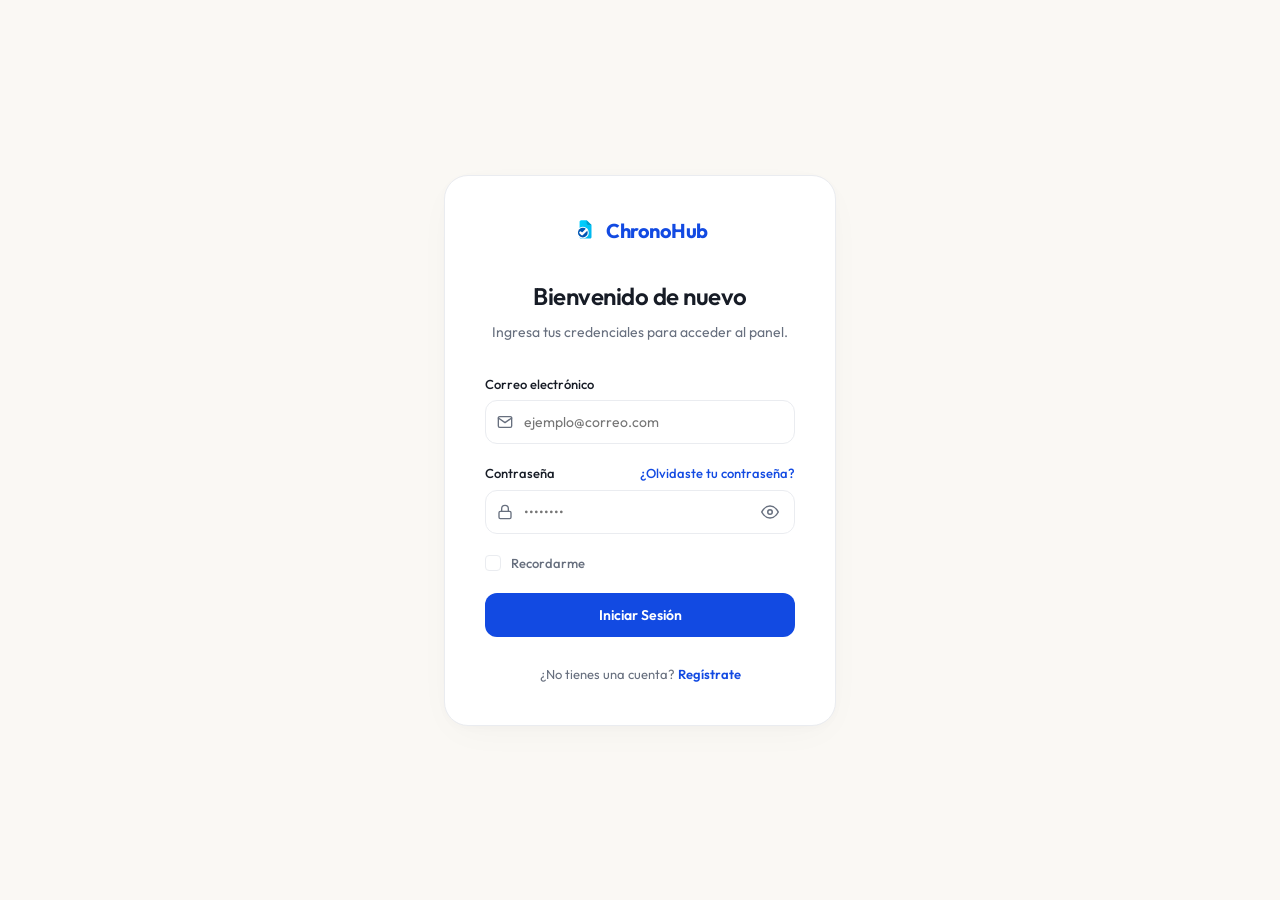
<file: src/frontend/index.html>
<!DOCTYPE html>
<html lang="es">
<head>
    <meta charset="UTF-8">
    <meta name="viewport" content="width=device-width, initial-scale=1.0">
    <title>ChronoHub - Dashboard</title>
    <script>
        if (!localStorage.getItem("chrono_user_id")) {
            window.location.href = "auth.html";
        }
    </script>
    <meta name="description" content="ChronoHub – Tu centro de productividad todo en uno. Tareas, Horarios y Reuniones en un solo lugar.">
    <link rel="preconnect" href="https://fonts.googleapis.com">
    <link rel="preconnect" href="https://fonts.gstatic.com" crossorigin>
    <link href="https://fonts.googleapis.com/css2?family=Outfit:wght@300;400;500;600;700&display=swap" rel="stylesheet">
    <link rel="stylesheet" href="styles.css">
    <link rel="stylesheet" href="components.css">
</head>
<body>
<div class="sidebar-overlay" id="sidebar-overlay"></div>
<div class="app-container">

    <!-- ===================== SIDEBAR ===================== -->
    <aside class="sidebar" id="sidebar">

        <div class="sidebar-header">
            <div class="logo-icon">
                <svg width="22" height="22" viewBox="0 0 24 24" fill="none" style="overflow: visible;">
                    <defs>
                        <linearGradient id="logoGradSidebar" x1="0%" y1="0%" x2="100%" y2="100%">
                            <stop offset="0%" stop-color="#00d2ff" />
                            <stop offset="100%" stop-color="#00b4ec" />
                        </linearGradient>
                    </defs>
                    <!-- Hoja de fondo celeste rellena -->
                    <path d="M8 2h5.5l4.5 4.5v11c0 .83-.67 1.5-1.5 1.5h-8c-.83 0-1.5-.67-1.5-1.5v-14c0-.83.67-1.5 1.5-1.5z" fill="url(#logoGradSidebar)" />
                    <!-- Esquina doblada con sombra/tono oscuro -->
                    <path d="M13.5 2v2.5c0 1.1.9 2 2 2H18L13.5 2z" fill="#009ecb" />
                    <!-- Círculo de separación blanco -->
                    <circle cx="10" cy="13.5" r="5.5" fill="white" />
                    <!-- Círculo azul oscuro -->
                    <circle cx="10" cy="13.5" r="4.5" fill="#0056b3" />
                    <!-- Checkmark blanco grueso -->
                    <path d="M7.8 13.5l1.5 1.5 4-4" stroke="white" stroke-width="2.2" stroke-linecap="round" stroke-linejoin="round"/>
                </svg>
            </div>
            <span class="logo-text">ChronoHub</span>
            <button class="btn-sidebar-close" id="btn-sidebar-close" title="Cerrar Menú">
                <svg viewBox="0 0 24 24" fill="none" stroke="currentColor" stroke-width="2"><line x1="18" y1="6" x2="6" y2="18"/><line x1="6" y1="6" x2="18" y2="18"/></svg>
            </button>
        </div>

        <nav class="sidebar-menu">
            <a href="#" class="menu-item active" data-view="dashboard" id="nav-my-day" data-tooltip="Mi Día">
                <svg class="menu-svg" viewBox="0 0 24 24" fill="none" stroke="currentColor" stroke-width="2"><circle cx="12" cy="12" r="5"/><line x1="12" y1="1" x2="12" y2="3"/><line x1="12" y1="21" x2="12" y2="23"/><line x1="4.22" y1="4.22" x2="5.64" y2="5.64"/><line x1="18.36" y1="18.36" x2="19.78" y2="19.78"/><line x1="1" y1="12" x2="3" y2="12"/><line x1="21" y1="12" x2="23" y2="12"/><line x1="4.22" y1="19.78" x2="5.64" y2="18.36"/><line x1="18.36" y1="5.64" x2="19.78" y2="4.22"/></svg>
                <span>Mi Día</span>
            </a>
            <a href="#" class="menu-item" data-view="tasks" id="nav-tasks" data-tooltip="Tareas">
                <svg class="menu-svg" viewBox="0 0 24 24" fill="none" stroke="currentColor" stroke-width="2"><line x1="8" y1="6" x2="21" y2="6"/><line x1="8" y1="12" x2="21" y2="12"/><line x1="8" y1="18" x2="21" y2="18"/><line x1="3" y1="6" x2="3.01" y2="6"/><line x1="3" y1="12" x2="3.01" y2="12"/><line x1="3" y1="18" x2="3.01" y2="18"/></svg>
                <span>Tareas</span>
            </a>
            <a href="#" class="menu-item" data-view="schedule" id="nav-schedule" data-tooltip="Horario">
                <svg class="menu-svg" viewBox="0 0 24 24" fill="none" stroke="currentColor" stroke-width="2"><rect x="3" y="4" width="18" height="18" rx="2" ry="2"/><line x1="16" y1="2" x2="16" y2="6"/><line x1="8" y1="2" x2="8" y2="6"/><line x1="3" y1="10" x2="21" y2="10"/></svg>
                <span>Horario</span>
            </a>
            <a href="#" class="menu-item" data-view="meetings" id="nav-meetings" data-tooltip="Reuniones">
                <svg class="menu-svg" viewBox="0 0 24 24" fill="none" stroke="currentColor" stroke-width="2"><path d="M17 21v-2a4 4 0 0 0-4-4H5a4 4 0 0 0-4 4v2"/><circle cx="9" cy="7" r="4"/><path d="M23 21v-2a4 4 0 0 0-3-3.87"/><path d="M16 3.13a4 4 0 0 1 0 7.75"/></svg>
                <span>Reuniones</span>
            </a>
            <a href="#" class="menu-item" data-view="analytics" id="nav-analytics" data-tooltip="Analíticas">
                <svg class="menu-svg" viewBox="0 0 24 24" fill="none" stroke="currentColor" stroke-width="2"><line x1="18" y1="20" x2="18" y2="10"/><line x1="12" y1="20" x2="12" y2="4"/><line x1="6" y1="20" x2="6" y2="14"/></svg>
                <span>Analíticas</span>
            </a>
        </nav>

        <div class="sidebar-footer">
            <div class="profile-badge cursor-pointer" id="btn-sidebar-profile" title="Ver Perfil">
                <img class="profile-img" id="profile-img-sidebar" src="https://images.unsplash.com/photo-1534528741775-53994a69daeb?auto=format&fit=crop&q=80&w=100" alt="Avatar">
                <div class="profile-info">
                    <span class="profile-name" id="profile-name-sidebar">Chron</span>
                    <span class="profile-role">Pro User</span>
                </div>
            </div>
        </div>
    </aside>
    <div class="sidebar-spacer" id="sidebar-spacer"></div>

    <!-- ===================== MAIN PANEL ===================== -->
    <main class="main-content">

        <!-- TOP BAR -->
        <header class="top-bar">
            <button class="mobile-menu-toggle" id="btn-mobile-menu-toggle" title="Abrir Menú">
                <svg viewBox="0 0 24 24" fill="none" stroke="currentColor" stroke-width="2"><line x1="3" y1="12" x2="21" y2="12"/><line x1="3" y1="6" x2="21" y2="6"/><line x1="3" y1="18" x2="21" y2="18"/></svg>
            </button>
            <div class="search-container">
                <svg class="search-icon" viewBox="0 0 24 24" fill="none" stroke="currentColor" stroke-width="2"><circle cx="11" cy="11" r="8"/><line x1="21" y1="21" x2="16.65" y2="16.65"/></svg>
                <input type="text" id="search-input" placeholder="Buscar...">
            </div>
            <div class="top-bar-actions">
                <button class="top-action-btn notification-btn" id="btn-trash" title="Limpiar completadas">
                    <svg viewBox="0 0 24 24" fill="none" stroke="currentColor" stroke-width="2"><polyline points="3 6 5 6 21 6"/><path d="M19 6v14a2 2 0 0 1-2 2H7a2 2 0 0 1-2-2V6m3 0V4a2 2 0 0 1 2-2h4a2 2 0 0 1 2 2v2"/></svg>
                </button>
                <div class="notifications-wrapper">
                    <button class="top-action-btn notification-btn" id="btn-notifications" title="Notificaciones">
                        <svg viewBox="0 0 24 24" fill="none" stroke="currentColor" stroke-width="2"><path d="M18 8A6 6 0 0 0 6 8c0 7-3 9-3 9h18s-3-2-3-9"/><path d="M13.73 21a2 2 0 0 1-3.46 0"/></svg>
                        <span class="notification-badge" id="notification-badge">3</span>
                    </button>
                    <div class="notifications-dropdown" id="notifications-dropdown">
                        <div class="notifications-dropdown-header">
                            <span class="notifications-title">Notificaciones</span>
                            <button class="btn-clear-all" id="btn-clear-notifications">Marcar todo como leído</button>
                        </div>
                        <div class="notifications-list" id="notifications-list">
                            <!-- Rellenado dinámicamente en app.js -->
                        </div>
                    </div>
                </div>
                <div class="top-profile cursor-pointer" id="btn-top-profile" title="Ver Perfil">
                    <img class="profile-img-header" id="profile-img-header" src="https://images.unsplash.com/photo-1534528741775-53994a69daeb?auto=format&fit=crop&q=80&w=100" alt="User">
                </div>
            </div>
        </header>

        <!-- ============ VIEW: DASHBOARD (MY DAY) ============ -->
        <section class="view" id="view-dashboard">
            <div class="dashboard-header">
                <h1 class="dashboard-title">Panel Principal</h1>
                <div class="dropdown-create" id="dropdown-create-dashboard">
                    <button class="btn-primary" id="btn-dashboard-create-trigger">
                        <svg viewBox="0 0 24 24" fill="none" stroke="currentColor" stroke-width="2.5"><line x1="12" y1="5" x2="12" y2="19"/><line x1="5" y1="12" x2="19" y2="12"/></svg>
                        <span>Crear...</span>
                    </button>
                    <div class="dropdown-create-menu" id="dropdown-create-menu">
                        <div class="dropdown-create-item" data-action="task">
                            <svg viewBox="0 0 24 24" fill="none" stroke="currentColor" stroke-width="2"><line x1="8" y1="6" x2="21" y2="6"/><line x1="8" y1="12" x2="21" y2="12"/><line x1="8" y1="18" x2="21" y2="18"/><line x1="3" y1="6" x2="3.01" y2="6"/><line x1="3" y1="12" x2="3.01" y2="12"/><line x1="3" y1="18" x2="3.01" y2="18"/></svg>
                            <span>Nueva Tarea</span>
                        </div>
                        <div class="dropdown-create-item" data-action="event">
                            <svg viewBox="0 0 24 24" fill="none" stroke="currentColor" stroke-width="2"><rect x="3" y="4" width="18" height="18" rx="2" ry="2"/><line x1="16" y1="2" x2="16" y2="6"/><line x1="8" y1="2" x2="8" y2="6"/><line x1="3" y1="10" x2="21" y2="10"/></svg>
                            <span>Nuevo Evento</span>
                        </div>
                        <div class="dropdown-create-item" data-action="meeting">
                            <svg viewBox="0 0 24 24" fill="none" stroke="currentColor" stroke-width="2"><path d="M17 21v-2a4 4 0 0 0-4-4H5a4 4 0 0 0-4 4v2"/><circle cx="9" cy="7" r="4"/><path d="M23 21v-2a4 4 0 0 0-3-3.87"/><path d="M16 3.13a4 4 0 0 1 0 7.75"/></svg>
                            <span>Nueva Reunión</span>
                        </div>
                    </div>
                </div>
            </div>

            <div class="cards-grid">
                <!-- PRIORITY TASKS -->
                <div class="dashboard-card">
                    <div class="card-header">
                        <h2 class="card-title">Tus Tareas Prioritarias</h2>
                        <span class="task-count" id="task-count-badge">0 tareas</span>
                    </div>
                    <div class="tasks-list" id="tasks-list">
                        <div class="tasks-loading">Cargando tareas...</div>
                    </div>
                </div>

                <!-- FOCUS SESSIONS -->
                <div class="dashboard-card focus-sessions-card" id="focus-sessions-card">
                    <div class="card-header">
                        <h2 class="card-title">Sesiones de Enfoque</h2>
                        <button id="btn-focus-collapse" title="Minimizar/Maximizar" style="background: none; border: none; cursor: pointer; display: flex; align-items: center; justify-content: center; padding: 4px; color: var(--color-text-muted);">
                            <svg style="width:18px;height:18px;transition: transform 0.3s;" viewBox="0 0 24 24" fill="none" stroke="currentColor" stroke-width="2"><polyline points="18 15 12 9 6 15"/></svg>
                        </button>
                    </div>
                    <div class="focus-card-body">
                        <p class="focus-subtitle">Configura tu tiempo de concentración</p>
                        <div class="timer-presets">
                            <button class="timer-preset-btn" data-minutes="15">15 min</button>
                            <button class="timer-preset-btn active" data-minutes="25">25 min</button>
                            <button class="timer-preset-btn" data-minutes="45">45 min</button>
                            <button class="timer-preset-btn" data-minutes="60">60 min</button>
                        </div>
                        <div class="timer-custom-input">
                            <label for="timer-custom-minutes">Personalizar:</label>
                            <div class="timer-input-group">
                                <button class="timer-adjust-btn" id="btn-timer-minus">−</button>
                                <input type="number" id="timer-custom-minutes" value="25" min="1" max="120" step="1">
                                <button class="timer-adjust-btn" id="btn-timer-plus">+</button>
                            </div>
                            <span class="timer-input-unit">minutos</span>
                        </div>
                        <div class="timer-container">
                            <div class="timer-progress-ring">
                                <svg class="ring-svg" width="160" height="160">
                                    <circle class="ring-bg" cx="80" cy="80" r="70"/>
                                    <circle class="ring-progress" id="timer-progress" cx="80" cy="80" r="70"/>
                                </svg>
                                <div class="timer-display">
                                    <span id="timer-time">25:00</span>
                                    <span class="timer-label">Enfoque</span>
                                </div>
                            </div>
                        </div>
                        <div class="focus-info-row">
                            <span class="focus-progress-text"><strong id="completed-sessions-count">0</strong> sesiones</span>
                            <span class="focus-percentage" id="focus-percentage">0%</span>
                        </div>
                        <div class="progress-bar-container">
                            <div class="progress-bar-fill" id="focus-progress-fill" style="width:0%"></div>
                        </div>
                        <div class="focus-controls">
                            <button class="btn-secondary" id="btn-timer-toggle">Iniciar</button>
                            <button class="btn-outline" id="btn-timer-reset">Reiniciar</button>
                        </div>
                    </div>
                </div>
            </div>

            <!-- PRÓXIMAS REUNIONES - CARRUSEL DINÁMICO -->
            <div class="upcoming-meetings-container">
                <div class="meetings-header">
                    <h2 class="meetings-title">Próximas Reuniones</h2>
                    <div class="meetings-nav">
                        <button class="nav-arrow" id="carousel-prev"><svg viewBox="0 0 24 24" fill="none" stroke="currentColor" stroke-width="2"><polyline points="15 18 9 12 15 6"/></svg></button>
                        <button class="nav-arrow" id="carousel-next"><svg viewBox="0 0 24 24" fill="none" stroke="currentColor" stroke-width="2"><polyline points="9 18 15 12 9 6"/></svg></button>
                    </div>
                </div>
                <div class="meetings-carousel-wrapper">
                    <div class="meetings-carousel" id="meetings-carousel">
                        <!-- Rellenado dinámicamente por app.js -->
                    </div>
                </div>
                <div class="carousel-indicators" id="carousel-indicators">
                    <!-- Rellenado dinámicamente por app.js -->
                </div>
            </div>
        </section>

        <!-- ============ VIEW: TASKS ============ -->
        <section class="view hidden" id="view-tasks">
            <div class="dashboard-header">
                <h1 class="dashboard-title">Todas las Tareas</h1>
                <button class="btn-primary" id="btn-open-task-modal-2">
                    <svg viewBox="0 0 24 24" fill="none" stroke="currentColor" stroke-width="2.5"><line x1="12" y1="5" x2="12" y2="19"/><line x1="5" y1="12" x2="19" y2="12"/></svg>
                    <span>Nueva Tarea</span>
                </button>
            </div>
            <div class="full-list-card">
                <div class="tasks-list full" id="tasks-list-full">
                    <div class="tasks-loading">Cargando tareas...</div>
                </div>
            </div>
        </section>

        <!-- ============ VIEW: SCHEDULE ============ -->
        <section class="view hidden" id="view-schedule">
            <div class="dashboard-header">
                <div class="schedule-title-area" style="display: flex; align-items: center; gap: 16px;">
                    <h1 class="dashboard-title" style="margin: 0;">Horario</h1>
                    <div class="schedule-week-nav" style="display: flex; gap: 8px;">
                        <button class="nav-arrow" id="btn-prev-week" title="Semana anterior">
                            <svg viewBox="0 0 24 24" fill="none" stroke="currentColor" stroke-width="2"><polyline points="15 18 9 12 15 6"/></svg>
                        </button>
                        <button class="nav-arrow" id="btn-next-week" title="Semana siguiente">
                            <svg viewBox="0 0 24 24" fill="none" stroke="currentColor" stroke-width="2"><polyline points="9 18 15 12 9 6"/></svg>
                        </button>
                    </div>
                </div>
                <button class="btn-primary" id="btn-open-event-modal">
                    <svg viewBox="0 0 24 24" fill="none" stroke="currentColor" stroke-width="2.5"><line x1="12" y1="5" x2="12" y2="19"/><line x1="5" y1="12" x2="19" y2="12"/></svg>
                    <span>Nuevo Evento</span>
                </button>
            </div>
            <div class="week-header" id="week-header"></div>
            <div class="events-list-card">
                <div class="events-list" id="events-list">
                    <div class="tasks-loading">Cargando eventos...</div>
                </div>
            </div>
        </section>

        <!-- ============ VIEW: MEETINGS ============ -->
        <section class="view hidden" id="view-meetings">
            <div class="dashboard-header">
                <h1 class="dashboard-title">Reuniones</h1>
                <button class="btn-primary" id="btn-open-meeting-modal">
                    <svg viewBox="0 0 24 24" fill="none" stroke="currentColor" stroke-width="2.5"><line x1="12" y1="5" x2="12" y2="19"/><line x1="5" y1="12" x2="19" y2="12"/></svg>
                    <span>Nueva Reunión</span>
                </button>
            </div>
            <div class="meetings-grid" id="meetings-grid">
                <div class="tasks-loading">Cargando reuniones...</div>
            </div>
        </section>

        <!-- ============ VISTA: ANALÍTICAS ============ -->
        <section class="view hidden" id="view-analytics">
            <div class="dashboard-header">
                <h1 class="dashboard-title">Analíticas</h1>
            </div>
            
            <div class="analytics-container">
                <div class="analytics-stats-grid">
                    <div class="stat-card">
                        <div class="stat-icon icon-blue">
                            <svg viewBox="0 0 24 24" fill="none" stroke="currentColor" stroke-width="2"><path d="M22 11.08V12a10 10 0 1 1-5.93-9.14"/><polyline points="22 4 12 14.01 9 11.01"/></svg>
                        </div>
                        <div class="stat-info">
                            <span class="stat-value" id="stat-completed-tasks">0</span>
                            <span class="stat-label">Tareas Completadas</span>
                        </div>
                    </div>
                    <div class="stat-card">
                        <div class="stat-icon icon-purple">
                            <svg viewBox="0 0 24 24" fill="none" stroke="currentColor" stroke-width="2"><circle cx="12" cy="12" r="10"/><polyline points="12 6 12 12 16 14"/></svg>
                        </div>
                        <div class="stat-info">
                            <span class="stat-value" id="stat-focus-hours">0h</span>
                            <span class="stat-label">Tiempo de Enfoque</span>
                        </div>
                    </div>
                    <div class="stat-card">
                        <div class="stat-icon icon-orange">
                            <svg viewBox="0 0 24 24" fill="none" stroke="currentColor" stroke-width="2"><rect x="3" y="4" width="18" height="18" rx="2" ry="2"/><line x1="16" y1="2" x2="16" y2="6"/><line x1="8" y1="2" x2="8" y2="6"/><line x1="3" y1="10" x2="21" y2="10"/></svg>
                        </div>
                        <div class="stat-info">
                            <span class="stat-value" id="stat-total-events">0</span>
                            <span class="stat-label">Eventos Creados</span>
                        </div>
                    </div>
                    <div class="stat-card">
                        <div class="stat-icon icon-pink">
                            <svg viewBox="0 0 24 24" fill="none" stroke="currentColor" stroke-width="2"><path d="M17 21v-2a4 4 0 0 0-4-4H5a4 4 0 0 0-4 4v2"/><circle cx="9" cy="7" r="4"/><path d="M23 21v-2a4 4 0 0 0-3-3.87"/><path d="M16 3.13a4 4 0 0 1 0 7.75"/></svg>
                        </div>
                        <div class="stat-info">
                            <span class="stat-value" id="stat-total-meetings">0</span>
                            <span class="stat-label">Reuniones Agendadas</span>
                        </div>
                    </div>
                </div>

                <div class="analytics-charts-grid">
                    <!-- Chart 1: Donut SVG Chart for Task Completion Rate -->
                    <div class="chart-card">
                        <h3 class="chart-card-title">Tasa de Completitud de Tareas</h3>
                        <div class="donut-chart-container">
                            <svg class="donut-svg" viewBox="0 0 100 100">
                                <circle class="donut-bg" cx="50" cy="50" r="40"/>
                                <circle class="donut-fill" id="donut-chart-fill" cx="50" cy="50" r="40"/>
                            </svg>
                            <div class="donut-label">
                                <span class="donut-percentage" id="donut-percentage">0%</span>
                                <span class="donut-sub">Completadas</span>
                            </div>
                        </div>
                        <div class="chart-legend">
                            <div class="legend-item">
                                <span class="legend-dot dot-completed"></span>
                                <span id="legend-text-completed">Completadas: 0</span>
                            </div>
                            <div class="legend-item">
                                <span class="legend-dot dot-pending"></span>
                                <span id="legend-text-pending">Pendientes: 0</span>
                            </div>
                        </div>
                    </div>

                    <!-- Chart 2: Styled Horizontal Bar Graph for Task Priorities -->
                    <div class="chart-card">
                        <h3 class="chart-card-title">Tareas por Prioridad</h3>
                        <div class="priority-chart-bars">
                            <div class="priority-bar-row">
                                <div class="priority-label-span">Alta</div>
                                <div class="priority-bar-outer">
                                    <div class="priority-bar-inner priority-high" id="bar-priority-high" style="width: 0%"></div>
                                </div>
                                <div class="priority-count-span" id="count-priority-high">0</div>
                            </div>
                            <div class="priority-bar-row">
                                <div class="priority-label-span">Media</div>
                                <div class="priority-bar-outer">
                                    <div class="priority-bar-inner priority-medium" id="bar-priority-medium" style="width: 0%"></div>
                                </div>
                                <div class="priority-count-span" id="count-priority-medium">0</div>
                            </div>
                            <div class="priority-bar-row">
                                <div class="priority-label-span">Baja</div>
                                <div class="priority-bar-outer">
                                    <div class="priority-bar-inner priority-low" id="bar-priority-low" style="width: 0%"></div>
                                </div>
                                <div class="priority-count-span" id="count-priority-low">0</div>
                            </div>
                        </div>
                    </div>
                </div>
            </div>
        </section>

    </main>
</div>

<!-- ===================== MODAL: CREAR TAREA ===================== -->
<div class="modal-overlay" id="task-modal">
    <div class="modal-card">
        <div class="modal-header">
            <h3 class="modal-title">Nueva Tarea</h3>
            <button class="modal-close-btn" data-close="task-modal">×</button>
        </div>
        <form id="create-task-form">
            <div class="form-group">
                <label for="task-title">Título *</label>
                <input type="text" id="task-title" required placeholder="Ej. Q4 Product Launch Plan">
            </div>
            <div class="form-group">
                <label for="task-desc">Descripción</label>
                <textarea id="task-desc" rows="2" placeholder="Detalles opcionales..."></textarea>
            </div>
            <div class="form-row">
                <div class="form-group col">
                    <label for="task-priority">Prioridad</label>
                    <select id="task-priority">
                        <option value="high">Alta</option>
                        <option value="medium" selected>Media</option>
                        <option value="low">Baja</option>
                    </select>
                </div>
                <div class="form-group col">
                    <label for="task-due">Fecha límite</label>
                    <input type="datetime-local" id="task-due">
                </div>
            </div>
            <div class="modal-footer">
                <button type="button" class="btn-outline" data-close="task-modal">Cancelar</button>
                <button type="submit" class="btn-primary">Guardar Tarea</button>
            </div>
        </form>
    </div>
</div>

<!-- ===================== MODAL: CREAR EVENTO ===================== -->
<div class="modal-overlay" id="event-modal">
    <div class="modal-card">
        <div class="modal-header">
            <h3 class="modal-title">Nuevo Evento</h3>
            <button class="modal-close-btn" data-close="event-modal">×</button>
        </div>
        <form id="create-event-form">
            <div class="form-group">
                <label for="event-title">Título del evento *</label>
                <input type="text" id="event-title" required placeholder="Ej. Revisión de Proyecto Q4">
            </div>
            <div class="form-row">
                <div class="form-group col">
                    <label for="event-start">Inicio *</label>
                    <input type="datetime-local" id="event-start" required>
                </div>
                <div class="form-group col">
                    <label for="event-end">Fin *</label>
                    <input type="datetime-local" id="event-end" required>
                </div>
            </div>
            <div class="form-row">
                <div class="form-group col">
                    <label for="event-color">Color del evento</label>
                    <select id="event-color">
                        <option value="#4A6CF7">Azul (Trabajo)</option>
                        <option value="#10B981">Verde (Personal)</option>
                        <option value="#F59E0B">Naranja (Urgente)</option>
                        <option value="#EF4444">Rojo (Crítico)</option>
                        <option value="#8B5CF6">Violeta (Reunión)</option>
                    </select>
                </div>
                <div class="form-group col" style="justify-content:flex-end;flex-direction:row;align-items:center;gap:10px;">
                    <label for="event-allday" style="margin-bottom:0;font-size:14px;">Todo el día</label>
                    <input type="checkbox" id="event-allday" style="width:18px;height:18px;accent-color:var(--color-primary);">
                </div>
            </div>
            <div class="modal-footer">
                <button type="button" class="btn-outline" data-close="event-modal">Cancelar</button>
                <button type="submit" class="btn-primary">Guardar Evento</button>
            </div>
        </form>
    </div>
</div>

<!-- ===================== MODAL: CREAR REUNIÓN ===================== -->
<div class="modal-overlay" id="meeting-modal">
    <div class="modal-card modal-wide">
        <div class="modal-header">
            <h3 class="modal-title">Agendar Reunión</h3>
            <button class="modal-close-btn" data-close="meeting-modal">×</button>
        </div>
        <form id="create-meeting-form">
            <div class="modal-section-label">📅 Evento</div>
            <div class="form-group">
                <label for="meeting-title">Título de la reunión *</label>
                <input type="text" id="meeting-title" required placeholder="Ej. Sprint Planning Q4">
            </div>
            <div class="form-row">
                <div class="form-group col">
                    <label for="meeting-start">Inicio *</label>
                    <input type="datetime-local" id="meeting-start" required>
                </div>
                <div class="form-group col">
                    <label for="meeting-end">Fin *</label>
                    <input type="datetime-local" id="meeting-end" required>
                </div>
            </div>
            <div class="modal-section-label">📍 Detalles</div>
            <div class="form-group">
                <label for="meeting-location">Lugar / Enlace *</label>
                <input type="text" id="meeting-location" required placeholder="Ej. Sala A2  o  https://meet.google.com/xyz">
            </div>
            <div class="form-group">
                <label for="meeting-notes">Notas (Opcional)</label>
                <textarea id="meeting-notes" rows="2" placeholder="Agenda, documentos relacionados..."></textarea>
            </div>
            <div class="modal-section-label">👥 Participantes</div>
            <div id="participants-container">
                <div class="participant-row">
                    <input type="email" class="participant-email" placeholder="correo@ejemplo.com">
                    <button type="button" class="btn-remove-participant" title="Quitar">×</button>
                </div>
            </div>
            <button type="button" class="btn-add-participant" id="btn-add-participant">+ Añadir participante</button>
            <div class="modal-footer">
                <button type="button" class="btn-outline" data-close="meeting-modal">Cancelar</button>
                <button type="submit" class="btn-primary">Agendar Reunión</button>
            </div>
        </form>
    </div>
</div>

<!-- ===================== MODAL: PERFIL DE USUARIO ===================== -->
<div class="modal-overlay" id="profile-modal">
    <div class="modal-card">
        <div class="modal-header">
            <h3 class="modal-title">Editar Perfil</h3>
            <button class="modal-close-btn" data-close="profile-modal">×</button>
        </div>
        <form id="edit-profile-form">
            <div class="profile-modal-avatar-section">
                <img class="profile-modal-avatar-preview" id="profile-avatar-preview" src="https://images.unsplash.com/photo-1534528741775-53994a69daeb?auto=format&fit=crop&q=80&w=200" alt="Vista previa del avatar">
                <div class="profile-avatar-options">
                    <span class="avatar-options-label">Elige un avatar premium:</span>
                    <div class="avatar-grid">
                        <img class="avatar-opt active" src="https://images.unsplash.com/photo-1534528741775-53994a69daeb?auto=format&fit=crop&q=80&w=150" alt="Opción 1">
                        <img class="avatar-opt" src="https://images.unsplash.com/photo-1507003211169-0a1dd7228f2d?auto=format&fit=crop&q=80&w=150" alt="Opción 2">
                        <img class="avatar-opt" src="https://images.unsplash.com/photo-1494790108377-be9c29b29330?auto=format&fit=crop&q=80&w=150" alt="Opción 3">
                        <img class="avatar-opt" src="https://images.unsplash.com/photo-1573496359142-b8d87734a5a2?auto=format&fit=crop&q=80&w=150" alt="Opción 4">
                        <img class="avatar-opt" src="https://images.unsplash.com/photo-1500648767791-00dcc994a43e?auto=format&fit=crop&q=80&w=150" alt="Opción 5">
                        <img class="avatar-opt" src="https://images.unsplash.com/photo-1544005313-94ddf0286df2?auto=format&fit=crop&q=80&w=150" alt="Opción 6">
                    </div>
                </div>
            </div>
            <div class="form-group" style="margin-top:15px;">
                <label class="avatar-upload-label">Subir imagen desde tu computadora</label>
                <div class="avatar-upload-area" id="avatar-upload-area">
                    <input type="file" id="profile-avatar-file" accept="image/jpeg,image/png,image/gif,image/webp" hidden>
                    <button type="button" class="btn-upload-avatar" id="btn-upload-avatar">
                        <svg viewBox="0 0 24 24" fill="none" stroke="currentColor" stroke-width="2"><path d="M21 15v4a2 2 0 0 1-2 2H5a2 2 0 0 1-2-2v-4"/><polyline points="17 8 12 3 7 8"/><line x1="12" y1="3" x2="12" y2="15"/></svg>
                        <span>Seleccionar archivo</span>
                    </button>
                    <span class="upload-hint">JPG, PNG, GIF o WebP · Máx. 5 MB</span>
                </div>
            </div>
            <div class="form-group">
                <label for="profile-avatar-url">O pega una URL de avatar</label>
                <input type="url" id="profile-avatar-url" placeholder="https://ejemplo.com/tu-foto.jpg">
            </div>
            <div class="form-group">
                <label for="profile-username">Nombre de usuario *</label>
                <input type="text" id="profile-username" required placeholder="Tu nombre...">
            </div>
            <div class="form-group">
                <label for="profile-email">Correo Electrónico *</label>
                <input type="email" id="profile-email" required placeholder="correo@ejemplo.com">
            </div>
            <div class="modal-footer" style="display: flex; justify-content: space-between; align-items: center; width: 100%;">
                <button type="button" class="btn-outline" id="btn-logout" style="color: #A93C3C; border-color: #A93C3C; transition: all 0.2s ease;">Cerrar Sesión</button>
                <div style="display: flex; gap: 8px;">
                    <button type="button" class="btn-outline" data-close="profile-modal">Cancelar</button>
                    <button type="submit" class="btn-primary">Guardar Cambios</button>
                </div>
            </div>
        </form>
    </div>
</div>

<!-- Toast notifications -->
<div class="toast-container" id="toast-container"></div>

<script src="app.js"></script>
</body>
</html>
</file>
<file: src/frontend/styles.css>
/* 
   CHRONOHUB PREMIUM DESIGN SYSTEM
   Vanilla CSS Styling Sheet
*/

:root {
    /* Color System */
    --color-primary: hsl(224, 85%, 48%);
    --color-primary-dark: hsl(224, 90%, 38%);
    --color-primary-light: hsl(224, 85%, 95%);
    --color-bg-base: hsl(38, 40%, 97%);
    --color-card-bg: hsl(0, 0%, 100%);
    --color-text-main: hsl(220, 25%, 12%);
    --color-text-muted: hsl(220, 10%, 45%);
    --color-border: hsl(220, 15%, 93%);

    /* Priorities */
    --color-high: hsl(0, 80%, 55%);
    --color-high-bg: hsla(0, 80%, 55%, 0.1);
    --color-medium: hsl(28, 90%, 55%);
    --color-medium-bg: hsla(28, 90%, 55%, 0.1);
    --color-low: hsl(145, 60%, 45%);
    --color-low-bg: hsla(145, 60%, 45%, 0.1);

    /* Layout & Shadows */
    --sidebar-width: 250px;
    --border-radius-sm: 8px;
    --border-radius-md: 16px;
    --border-radius-lg: 24px;
    --shadow-premium: 0 10px 40px -10px rgba(0, 0, 0, 0.04), 0 2px 10px rgba(0, 0, 0, 0.02);
    --shadow-hover: 0 20px 40px -8px rgba(0, 0, 0, 0.08), 0 4px 15px rgba(0, 0, 0, 0.03);
    --transition-smooth: all 0.3s cubic-bezier(0.25, 0.8, 0.25, 1);
}

/* Global Reset & Base */
* {
    margin: 0;
    padding: 0;
    box-sizing: border-box;
}

body {
    font-family: 'Outfit', sans-serif;
    background-color: var(--color-bg-base);
    color: var(--color-text-main);
    overflow-x: hidden;
    -webkit-font-smoothing: antialiased;
}

button {
    font-family: inherit;
    border: none;
    background: none;
    cursor: pointer;
    transition: var(--transition-smooth);
}

input,
select,
textarea {
    font-family: inherit;
    outline: none;
}

/* APP LAYOUT */
.app-container {
    display: flex;
    min-height: 100vh;
    width: 100vw;
}

/* SIDEBAR */
.sidebar {
    position: fixed;
    left: 0;
    top: 0;
    bottom: 0;
    width: 78px; /* Default collapsed */
    background: linear-gradient(180deg, hsl(224, 85%, 48%) 0%, hsl(224, 88%, 38%) 100%);
    color: white;
    display: flex;
    flex-direction: column;
    padding: 32px 0;
    z-index: 100;
    box-shadow: 4px 0 25px rgba(0, 0, 0, 0.05);
    transition: width 0.3s cubic-bezier(0.25, 0.8, 0.25, 1), box-shadow 0.3s;
}

.sidebar-spacer {
    width: 78px; /* Default collapsed */
    flex-shrink: 0;
    transition: width 0.3s cubic-bezier(0.25, 0.8, 0.25, 1);
}

.sidebar-header {
    display: flex;
    align-items: center;
    padding: 0 28px;
    margin-bottom: 48px;
    gap: 12px;
    transition: padding 0.3s ease, margin-bottom 0.3s ease;
}

.logo-icon {
    display: flex;
    align-items: center;
    justify-content: center;
    background: white;
    border-radius: 8px;
    padding: 6px;
    box-shadow: 0 4px 12px rgba(0, 0, 0, 0.15);
}

.logo-text {
    font-size: 20px;
    font-weight: 700;
    letter-spacing: -0.5px;
    transition: opacity 0.25s ease, visibility 0.25s ease;
    opacity: 0;
    visibility: hidden;
    width: 0;
    overflow: hidden;
}

.sidebar-menu {
    display: flex;
    flex-direction: column;
    gap: 6px;
    padding: 0 12px; /* collapsed padding */
    flex-grow: 1;
    transition: padding 0.3s ease;
}

.menu-item {
    display: flex;
    align-items: center;
    gap: 0;
    padding: 12px;
    justify-content: center;
    color: hsla(0, 0%, 100%, 0.7);
    text-decoration: none;
    font-size: 15px;
    font-weight: 500;
    border-radius: 12px;
    transition: var(--transition-smooth);
    white-space: nowrap;
}

.menu-item span {
    transition: opacity 0.25s ease, visibility 0.25s ease;
    opacity: 0;
    visibility: hidden;
    width: 0;
    overflow: hidden;
}

.menu-item svg {
    width: 18px;
    height: 18px;
    transition: var(--transition-smooth);
}

.menu-item:hover {
    color: white;
    background-color: rgba(255, 255, 255, 0.08);
}

.menu-item.active {
    color: white;
    background-color: rgba(255, 255, 255, 0.15);
    font-weight: 600;
    border-radius: 12px;
}

.sidebar-footer {
    padding: 0 12px; /* collapsed padding */
    transition: padding 0.3s ease;
}

.profile-badge {
    display: flex;
    align-items: center;
    gap: 0;
    background-color: rgba(255, 255, 255, 0.06);
    padding: 10px;
    justify-content: center;
    border-radius: 50%;
    border: 1px solid rgba(255, 255, 255, 0.08);
    transition: padding 0.3s ease, border-radius 0.3s ease, gap 0.3s ease;
}

.profile-img {
    width: 36px;
    height: 36px;
    border-radius: 50%;
    object-fit: cover;
    border: 2px solid rgba(255, 255, 255, 0.2);
}

.profile-info {
    display: flex;
    flex-direction: column;
    transition: opacity 0.25s ease, visibility 0.25s ease;
    opacity: 0;
    visibility: hidden;
    width: 0;
    height: 0;
    overflow: hidden;
}

.profile-name {
    font-size: 14px;
    font-weight: 600;
    color: white;
}

.profile-role {
    font-size: 11px;
    color: rgba(255, 255, 255, 0.5);
}

.btn-sidebar-close {
    display: none; /* Mobile only */
    background: none;
    border: none;
    color: white;
    cursor: pointer;
    padding: 4px;
}
.btn-sidebar-close svg {
    width: 22px;
    height: 22px;
}

/* desktop/tablet auto-expanding menu on hover */
@media (min-width: 769px) {
    .sidebar:hover {
        width: var(--sidebar-width);
        box-shadow: 10px 0 35px rgba(0, 0, 0, 0.15);
    }
    
    .sidebar:hover .logo-text {
        opacity: 1;
        visibility: visible;
        width: auto;
    }

    .sidebar:hover .sidebar-menu {
        padding: 0 16px;
    }

    .sidebar:hover .menu-item {
        padding: 12px 18px;
        justify-content: flex-start;
        gap: 14px;
    }

    .sidebar:hover .menu-item span {
        opacity: 1;
        visibility: visible;
        width: auto;
    }

    .sidebar:hover .sidebar-footer {
        padding: 0 20px;
    }

    .sidebar:hover .profile-badge {
        padding: 12px 16px;
        border-radius: 16px;
        gap: 12px;
    }

    .sidebar:hover .profile-info {
        opacity: 1;
        visibility: visible;
        width: auto;
        height: auto;
    }

    /* CSS Tooltips */
    .sidebar .menu-item {
        position: relative;
    }
    .sidebar .menu-item::after {
        content: attr(data-tooltip);
        position: absolute;
        left: calc(100% + 10px);
        top: 50%;
        transform: translateY(-50%) translateX(-10px);
        background-color: var(--color-text-main);
        color: white;
        padding: 6px 12px;
        font-size: 12px;
        font-weight: 600;
        border-radius: var(--border-radius-sm);
        white-space: nowrap;
        opacity: 0;
        pointer-events: none;
        transition: opacity 0.2s ease, transform 0.2s ease;
        box-shadow: var(--shadow-premium);
        z-index: 1000;
    }
    .sidebar:not(:hover) .menu-item:hover::after {
        opacity: 1;
        transform: translateY(-50%) translateX(0);
    }
    .sidebar:hover .menu-item::after {
        display: none !important;
    }
}

/* MAIN CONTENT */
.main-content {
    flex-grow: 1;
    display: flex;
    flex-direction: column;
    padding: 24px 40px 40px 40px;
    max-height: 100vh;
    overflow-y: auto;
}

/* TOP BAR */
.top-bar {
    display: flex;
    justify-content: space-between;
    align-items: center;
    margin-bottom: 32px;
    gap: 20px;
}

.search-container {
    display: flex;
    align-items: center;
    background-color: hsl(40, 20%, 94%);
    border-radius: var(--border-radius-sm);
    padding: 8px 16px;
    width: 300px;
    gap: 10px;
    border: 1px solid transparent;
    transition: var(--transition-smooth);
}

.search-container:focus-within {
    background-color: white;
    border-color: rgba(0, 0, 0, 0.06);
    box-shadow: 0 4px 20px rgba(0, 0, 0, 0.02);
}

.search-icon {
    width: 18px;
    height: 18px;
    color: var(--color-text-muted);
}

#search-input {
    border: none;
    background: transparent;
    font-size: 14px;
    color: var(--color-text-main);
    width: 100%;
}

#search-input::placeholder {
    color: var(--color-text-muted);
}

.top-bar-actions {
    display: flex;
    align-items: center;
    gap: 16px;
}

.top-action-btn {
    display: flex;
    align-items: center;
    justify-content: center;
    width: 38px;
    height: 38px;
    border-radius: var(--border-radius-sm);
    background-color: transparent;
    color: var(--color-text-main);
    transition: var(--transition-smooth);
}

.top-action-btn:hover {
    background-color: rgba(0, 0, 0, 0.03);
    color: var(--color-primary);
}

.top-action-btn svg {
    width: 20px;
    height: 20px;
}

.notification-btn {
    position: relative;
}

.notification-badge {
    position: absolute;
    top: 4px;
    right: 4px;
    background-color: var(--color-high);
    color: white;
    font-size: 10px;
    font-weight: 700;
    min-width: 16px;
    height: 16px;
    border-radius: 50%;
    display: flex;
    align-items: center;
    justify-content: center;
    border: 2px solid var(--color-bg-base);
}

.top-profile img {
    width: 38px;
    height: 38px;
    border-radius: var(--border-radius-sm);
    object-fit: cover;
    box-shadow: var(--shadow-premium);
}

/* DASHBOARD CONTENT */
.dashboard-section {
    display: flex;
    flex-direction: column;
    gap: 24px;
    flex-grow: 1;
}

.dashboard-header {
    display: flex;
    justify-content: space-between;
    align-items: center;
}

.dashboard-title {
    font-size: 32px;
    font-weight: 700;
    letter-spacing: -0.8px;
}

.btn-primary {
    display: flex;
    align-items: center;
    gap: 8px;
    background-color: var(--color-primary-dark);
    color: white;
    padding: 10px 20px;
    border-radius: 12px;
    font-weight: 600;
    font-size: 14px;
    box-shadow: 0 4px 15px rgba(10, 58, 204, 0.2);
}

.btn-primary:hover {
    background-color: var(--color-primary);
    transform: translateY(-2px);
    box-shadow: 0 6px 20px rgba(10, 58, 204, 0.3);
}

.btn-primary svg {
    width: 16px;
    height: 16px;
}

/* CARDS GRID */
.cards-grid {
    display: grid;
    grid-template-columns: 1.4fr 1fr;
    gap: 24px;
    align-items: stretch;
}

.dashboard-card {
    background-color: var(--color-card-bg);
    border-radius: var(--border-radius-lg);
    padding: 28px;
    box-shadow: var(--shadow-premium);
    display: flex;
    flex-direction: column;
    transition: var(--transition-smooth);
    border: 1px solid rgba(0, 0, 0, 0.01);
}

.dashboard-card:hover {
    box-shadow: var(--shadow-hover);
}

.card-header {
    display: flex;
    justify-content: space-between;
    align-items: center;
    margin-bottom: 20px;
}

.card-title {
    font-size: 20px;
    font-weight: 700;
    letter-spacing: -0.4px;
}

/* PRIORITY TASKS LIST */
.task-count {
    font-size: 13px;
    font-weight: 600;
    color: var(--color-primary);
    background-color: var(--color-primary-light);
    padding: 4px 10px;
    border-radius: 20px;
}

.tasks-list {
    display: flex;
    flex-direction: column;
    gap: 12px;
    flex-grow: 1;
    overflow-y: auto;
    max-height: 280px;
    padding-right: 4px;
}

.tasks-list::-webkit-scrollbar {
    width: 4px;
}

.tasks-list::-webkit-scrollbar-track {
    background: transparent;
}

.tasks-list::-webkit-scrollbar-thumb {
    background-color: var(--color-border);
    border-radius: 10px;
}

.tasks-loading {
    text-align: center;
    color: var(--color-text-muted);
    font-size: 14px;
    padding: 40px 0;
}

.task-item {
    display: flex;
    align-items: center;
    padding: 14px 18px;
    border-radius: var(--border-radius-md);
    background-color: hsl(0, 0%, 99%);
    border: 1px solid var(--color-border);
    transition: var(--transition-smooth);
    gap: 16px;
    animation: fadeIn 0.4s ease;
}

.task-item:hover {
    border-color: rgba(10, 58, 204, 0.2);
    background-color: white;
    transform: translateX(2px);
}

.task-item.completed {
    opacity: 0.55;
    background-color: hsl(0, 0%, 96%);
    border-color: var(--color-border);
}

.task-checkbox-container {
    position: relative;
    width: 20px;
    height: 20px;
    flex-shrink: 0;
}

.task-checkbox {
    width: 20px;
    height: 20px;
    border-radius: 6px;
    border: 2px solid var(--color-text-muted);
    appearance: none;
    outline: none;
    cursor: pointer;
    transition: var(--transition-smooth);
    display: flex;
    align-items: center;
    justify-content: center;
}

.task-checkbox:checked {
    background-color: var(--color-primary);
    border-color: var(--color-primary);
}

.task-checkbox:checked::after {
    content: "✓";
    color: white;
    font-size: 12px;
    font-weight: 700;
}

.task-details {
    display: flex;
    flex-direction: column;
    flex-grow: 1;
    gap: 4px;
}

.task-title-text {
    font-size: 15px;
    font-weight: 600;
    color: var(--color-text-main);
    transition: var(--transition-smooth);
}

.task-item.completed .task-title-text {
    text-decoration: line-through;
}

.task-tags {
    display: flex;
    align-items: center;
    gap: 6px;
}

.task-tag {
    font-size: 11px;
    font-weight: 700;
    padding: 2px 8px;
    border-radius: 12px;
    text-transform: capitalize;
}

.tag-high {
    color: var(--color-high);
    background-color: var(--color-high-bg);
}

.tag-medium {
    color: var(--color-medium);
    background-color: var(--color-medium-bg);
}

.tag-low {
    color: var(--color-low);
    background-color: var(--color-low-bg);
}

.task-meta {
    font-size: 12px;
    color: var(--color-text-muted);
}

.btn-task-delete {
    color: var(--color-text-muted);
    opacity: 0;
    padding: 4px;
    border-radius: 6px;
    transition: var(--transition-smooth);
}

.task-item:hover .btn-task-delete {
    opacity: 1;
}

.btn-task-delete:hover {
    color: var(--color-high);
    background-color: var(--color-high-bg);
}

.btn-task-delete svg {
    width: 16px;
    height: 16px;
}

/* FOCUS SESSIONS CARD */
.focus-collapse-icon {
    width: 20px;
    height: 20px;
    color: var(--color-text-muted);
}

.focus-sessions-card.collapsed .focus-subtitle,
.focus-sessions-card.collapsed .timer-presets,
.focus-sessions-card.collapsed .timer-custom-input {
    display: none !important;
}

.focus-sessions-card.collapsed #btn-focus-collapse svg {
    transform: rotate(180deg);
}

.focus-card-body {
    display: flex;
    flex-direction: column;
    align-items: center;
    flex-grow: 1;
    width: 100%;
}

.focus-subtitle {
    font-size: 13px;
    color: var(--color-text-muted);
    margin-bottom: 12px;
    text-align: center;
}

/* Timer Preset Buttons */
.timer-presets {
    display: flex;
    gap: 8px;
    margin-bottom: 12px;
    width: 100%;
    justify-content: center;
}

.timer-preset-btn {
    padding: 8px 16px;
    border-radius: 10px;
    font-size: 13px;
    font-weight: 600;
    color: var(--color-text-muted);
    background-color: hsl(220, 15%, 96%);
    border: 1px solid transparent;
    transition: var(--transition-smooth);
}

.timer-preset-btn:hover {
    background-color: var(--color-primary-light);
    color: var(--color-primary);
    transform: translateY(-1px);
}

.timer-preset-btn.active {
    background: linear-gradient(135deg, var(--color-primary), hsl(260, 80%, 55%));
    color: white;
    border-color: transparent;
    box-shadow: 0 4px 12px rgba(74, 108, 247, 0.25);
}

/* Timer Custom Input */
.timer-custom-input {
    display: flex;
    align-items: center;
    gap: 10px;
    margin-bottom: 16px;
    width: 100%;
    justify-content: center;
}

.timer-custom-input label {
    font-size: 12px;
    font-weight: 600;
    color: var(--color-text-muted);
}

.timer-input-group {
    display: flex;
    align-items: center;
    gap: 0;
    border: 1px solid var(--color-border);
    border-radius: 10px;
    overflow: hidden;
    background-color: hsl(0, 0%, 99%);
}

.timer-adjust-btn {
    width: 34px;
    height: 34px;
    display: flex;
    align-items: center;
    justify-content: center;
    font-size: 18px;
    font-weight: 700;
    color: var(--color-primary);
    background-color: var(--color-primary-light);
    transition: var(--transition-smooth);
}

.timer-adjust-btn:hover {
    background-color: var(--color-primary);
    color: white;
}

#timer-custom-minutes {
    width: 48px;
    text-align: center;
    border: none;
    background: transparent;
    font-size: 16px;
    font-weight: 700;
    color: var(--color-text-main);
    outline: none;
    -moz-appearance: textfield;
}

#timer-custom-minutes::-webkit-outer-spin-button,
#timer-custom-minutes::-webkit-inner-spin-button {
    -webkit-appearance: none;
    margin: 0;
}

.timer-input-unit {
    font-size: 12px;
    color: var(--color-text-muted);
    font-weight: 500;
}

.timer-container {
    position: relative;
    display: flex;
    align-items: center;
    justify-content: center;
    margin-bottom: 24px;
}

.timer-progress-ring {
    position: relative;
    width: 160px;
    height: 160px;
}

.ring-svg {
    transform: rotate(-90deg);
}

.ring-bg {
    fill: transparent;
    stroke: var(--color-border);
    stroke-width: 8px;
}

.ring-progress {
    fill: transparent;
    stroke: var(--color-primary);
    stroke-dasharray: 440;
    stroke-dashoffset: 440;
    stroke-width: 8px;
    stroke-linecap: round;
    transition: stroke-dashoffset 0.3s ease;
}

.timer-display {
    position: absolute;
    top: 50%;
    left: 50%;
    transform: translate(-50%, -50%);
    display: flex;
    flex-direction: column;
    align-items: center;
}

#timer-time {
    font-size: 32px;
    font-weight: 700;
    letter-spacing: -1px;
    color: var(--color-text-main);
}

.timer-label {
    font-size: 11px;
    font-weight: 600;
    text-transform: uppercase;
    letter-spacing: 1px;
    color: var(--color-text-muted);
    margin-top: -2px;
}

.focus-info-row {
    display: flex;
    justify-content: space-between;
    width: 100%;
    font-size: 13px;
    margin-bottom: 8px;
    font-weight: 500;
}

.focus-progress-text strong {
    color: var(--color-text-main);
}

.focus-percentage {
    color: var(--color-text-muted);
}

.progress-bar-container {
    width: 100%;
    height: 6px;
    background-color: var(--color-border);
    border-radius: 4px;
    overflow: hidden;
    margin-bottom: 24px;
}

.progress-bar-fill {
    height: 100%;
    background-color: var(--color-primary-dark);
    border-radius: 4px;
    transition: width 0.4s ease;
}

.focus-controls {
    display: flex;
    gap: 12px;
    width: 100%;
}

.btn-secondary {
    flex-grow: 1;
    background-color: var(--color-primary-light);
    color: var(--color-primary-dark);
    padding: 10px 0;
    border-radius: 10px;
    font-weight: 600;
    font-size: 13px;
    text-align: center;
}

.btn-secondary:hover {
    background-color: var(--color-primary);
    color: white;
}

.btn-outline {
    padding: 10px 20px;
    border-radius: 10px;
    border: 1px solid var(--color-border);
    color: var(--color-text-main);
    font-weight: 600;
    font-size: 13px;
}

.btn-outline:hover {
    background-color: rgba(0, 0, 0, 0.02);
    border-color: var(--color-text-muted);
}

/* ========= UPCOMING MEETINGS CAROUSEL ========= */
.upcoming-meetings-container {
    background: linear-gradient(135deg, hsl(230, 85%, 55%) 0%, hsl(295, 80%, 48%) 100%);
    border-radius: var(--border-radius-lg);
    padding: 28px;
    color: white;
    box-shadow: 0 12px 30px rgba(106, 17, 203, 0.15);
    overflow: hidden;
    position: relative;
}

.meetings-header {
    display: flex;
    justify-content: space-between;
    align-items: center;
    margin-bottom: 20px;
}

.meetings-title {
    font-size: 20px;
    font-weight: 700;
    letter-spacing: -0.4px;
}

.meetings-nav {
    display: flex;
    gap: 8px;
}

.nav-arrow {
    width: 32px;
    height: 32px;
    border-radius: 50%;
    background-color: rgba(255, 255, 255, 0.15);
    color: white;
    display: flex;
    align-items: center;
    justify-content: center;
    backdrop-filter: blur(5px);
}

.nav-arrow:hover {
    background-color: white;
    color: hsl(230, 85%, 55%);
    transform: scale(1.05);
}

.nav-arrow svg {
    width: 16px;
    height: 16px;
}

.meetings-carousel-wrapper {
    width: 100%;
    overflow: hidden;
    padding: 4px 0;
}

.meetings-carousel {
    display: flex;
    transition: transform 0.4s cubic-bezier(0.25, 1, 0.5, 1);
    gap: 16px;
}

.meeting-slide {
    flex: 0 0 calc(33.333% - 11px);
    min-width: 240px;
}

.meeting-card {
    background-color: rgba(255, 255, 255, 0.08);
    border: 1px solid rgba(255, 255, 255, 0.12);
    border-radius: var(--border-radius-md);
    padding: 20px;
    backdrop-filter: blur(10px);
    display: flex;
    flex-direction: column;
    gap: 10px;
    transition: var(--transition-smooth);
}

.meeting-card:hover {
    transform: translateY(-4px);
    background-color: rgba(255, 255, 255, 0.15);
    border-color: rgba(255, 255, 255, 0.25);
    box-shadow: 0 10px 25px rgba(0, 0, 0, 0.1);
}

.meeting-card-header {
    display: flex;
    justify-content: space-between;
    align-items: center;
}

.meeting-tag {
    font-size: 12px;
    font-weight: 500;
    background-color: rgba(255, 255, 255, 0.15);
    padding: 3px 10px;
    border-radius: 12px;
}

.meeting-opt-btn {
    color: rgba(255, 255, 255, 0.6);
    font-size: 16px;
}

.meeting-time {
    font-size: 24px;
    font-weight: 700;
    letter-spacing: -0.5px;
}

.meeting-duration {
    font-size: 12px;
    color: rgba(255, 255, 255, 0.7);
}

.meeting-footer {
    display: flex;
    justify-content: space-between;
    align-items: center;
    margin-top: 6px;
}

.meeting-relative {
    font-size: 11px;
    color: rgba(255, 255, 255, 0.5);
}

.meeting-members {
    display: flex;
}

.meeting-members img {
    width: 24px;
    height: 24px;
    border-radius: 50%;
    object-fit: cover;
    border: 1.5px solid rgba(255, 255, 255, 0.4);
    margin-left: -6px;
}

.meeting-members img:first-child {
    margin-left: 0;
}

.carousel-indicators {
    display: flex;
    justify-content: center;
    gap: 6px;
    margin-top: 20px;
}

.indicator {
    width: 6px;
    height: 6px;
    border-radius: 50%;
    background-color: rgba(255, 255, 255, 0.3);
    cursor: pointer;
    transition: var(--transition-smooth);
}

.indicator.active {
    width: 18px;
    border-radius: 10px;
    background-color: white;
}
</file>
<file: src/frontend/components.css>
/* MODAL OVERLAY */
.modal-overlay {
    position: fixed;
    top: 0;
    left: 0;
    width: 100vw;
    height: 100vh;
    background-color: rgba(0, 0, 0, 0.35);
    backdrop-filter: blur(8px);
    display: flex;
    align-items: center;
    justify-content: center;
    opacity: 0;
    pointer-events: none;
    z-index: 1000;
    transition: opacity 0.3s cubic-bezier(0.25, 0.8, 0.25, 1);
}

.modal-overlay.active {
    opacity: 1;
    pointer-events: all;
}

.modal-card {
    background-color: white;
    width: 100%;
    max-width: 500px;
    border-radius: var(--border-radius-lg);
    box-shadow: 0 20px 60px rgba(0, 0, 0, 0.15);
    padding: 32px;
    transform: translateY(30px);
    transition: transform 0.4s cubic-bezier(0.25, 0.8, 0.25, 1);
    border: 1px solid rgba(0, 0, 0, 0.05);
}

.modal-overlay.active .modal-card {
    transform: translateY(0);
}

.modal-header {
    display: flex;
    justify-content: space-between;
    align-items: center;
    margin-bottom: 24px;
}

.modal-title {
    font-size: 22px;
    font-weight: 700;
    letter-spacing: -0.5px;
}

.modal-close-btn {
    font-size: 24px;
    color: var(--color-text-muted);
}

.modal-close-btn:hover {
    color: var(--color-high);
}

.form-group {
    display: flex;
    flex-direction: column;
    gap: 8px;
    margin-bottom: 20px;
}

.form-group label {
    font-size: 13px;
    font-weight: 600;
    color: var(--color-text-main);
}

.form-group input,
.form-group select,
.form-group textarea {
    border: 1px solid var(--color-border);
    border-radius: var(--border-radius-sm);
    padding: 12px;
    font-size: 14px;
    color: var(--color-text-main);
    background-color: hsl(40, 10%, 99%);
    transition: var(--transition-smooth);
}

.form-group input:focus,
.form-group select:focus,
.form-group textarea:focus {
    border-color: var(--color-primary);
    background-color: white;
    box-shadow: 0 0 0 3px rgba(10, 58, 204, 0.08);
}

.form-row {
    display: flex;
    gap: 16px;
}

.form-row .col {
    flex: 1;
}

.modal-footer {
    display: flex;
    justify-content: flex-end;
    gap: 12px;
    margin-top: 28px;
}

/* Toast Notification */
.toast-container {
    position: fixed;
    bottom: 24px;
    right: 24px;
    display: flex;
    flex-direction: column;
    gap: 10px;
    z-index: 1001;
}

.toast {
    background-color: var(--color-text-main);
    color: white;
    padding: 14px 24px;
    border-radius: var(--border-radius-sm);
    box-shadow: 0 10px 30px rgba(0, 0, 0, 0.1);
    font-size: 14px;
    font-weight: 500;
    display: flex;
    align-items: center;
    gap: 10px;
    animation: slideInRight 0.3s cubic-bezier(0.25, 0.8, 0.25, 1);
    border-left: 4px solid var(--color-primary);
}

.toast.success {
    border-left-color: var(--color-low);
}

.toast.error {
    border-left-color: var(--color-high);
}

/* ANIMATIONS */
@keyframes fadeIn {
    from {
        opacity: 0;
        transform: translateY(10px);
    }

    to {
        opacity: 1;
        transform: translateY(0);
    }
}

@keyframes slideInRight {
    from {
        opacity: 0;
        transform: translateX(50px);
    }

    to {
        opacity: 1;
        transform: translateX(0);
    }
}

/* Sidebar mobile toggle and overlay general styles */
.mobile-menu-toggle {
    display: none;
}

.sidebar-overlay {
    position: fixed;
    top: 0;
    left: 0;
    width: 100vw;
    height: 100vh;
    background-color: rgba(0, 0, 0, 0.4);
    backdrop-filter: blur(4px);
    z-index: 1000;
    opacity: 0;
    pointer-events: none;
    transition: opacity 0.3s ease;
}

.sidebar-overlay.active {
    opacity: 1;
    pointer-events: all;
}

/* RESPONSIVE LAYOUT */
@media (max-width: 1024px) {
    .cards-grid {
        grid-template-columns: 1fr;
    }

    .meeting-slide {
        flex: 0 0 calc(50% - 8px);
    }
}

@media (max-width: 768px) {
    .app-container {
        flex-direction: column;
    }

    .sidebar-spacer {
        display: none !important;
    }

    .sidebar {
        position: fixed;
        left: 0;
        top: 0;
        bottom: 0;
        width: 280px;
        height: 100vh;
        z-index: 1001;
        transform: translateX(-100%);
        transition: transform 0.3s cubic-bezier(0.16, 1, 0.3, 1);
        display: flex;
        flex-direction: column;
        padding: 24px 0;
        background: linear-gradient(180deg, hsl(224, 85%, 48%) 0%, hsl(224, 88%, 38%) 100%);
    }

    .sidebar.mobile-active {
        transform: translateX(0);
        box-shadow: 10px 0 40px rgba(0, 0, 0, 0.25);
    }

    .sidebar-header {
        margin-bottom: 32px;
        padding: 0 24px;
        display: flex;
        justify-content: space-between;
        align-items: center;
        width: 100%;
    }

    .sidebar .logo-text {
        opacity: 1 !important;
        visibility: visible !important;
        width: auto !important;
        overflow: visible !important;
    }

    .btn-sidebar-close {
        display: block !important;
    }

    .sidebar-toggle-btn {
        display: none !important;
    }

    .sidebar-menu {
        display: flex !important;
        padding: 0 16px;
    }

    .menu-item {
        display: flex !important;
        align-items: center !important;
        gap: 14px !important;
        padding: 12px 18px !important;
        justify-content: flex-start !important;
        width: 100% !important;
        height: auto !important;
    }

    .menu-item span {
        display: inline-block !important;
        opacity: 1 !important;
        visibility: visible !important;
        width: auto !important;
        overflow: visible !important;
    }

    .sidebar-footer {
        padding: 0 16px;
    }

    .profile-badge {
        display: flex !important;
        padding: 12px 16px !important;
        border-radius: 16px !important;
        gap: 12px !important;
        justify-content: flex-start !important;
    }

    .profile-info {
        display: flex !important;
        opacity: 1 !important;
        visibility: visible !important;
        width: auto !important;
        height: auto !important;
        overflow: visible !important;
    }

    .main-content {
        padding: 20px;
        margin-left: 0;
    }

    .meeting-slide {
        flex: 0 0 100%;
    }

    /* Top bar hamburger visible */
    .mobile-menu-toggle {
        display: flex !important;
        align-items: center;
        justify-content: center;
        width: 38px;
        height: 38px;
        border-radius: var(--border-radius-sm);
        background-color: hsl(40, 20%, 94%);
        color: var(--color-text-main);
        flex-shrink: 0;
        border: 1px solid var(--color-border);
    }
    .mobile-menu-toggle:hover {
        background-color: var(--color-primary-light);
        color: var(--color-primary);
    }
}

/* ========= SPA VIEW SYSTEM ========= */
.view {
    display: flex;
    flex-direction: column;
    gap: 24px;
    flex-grow: 1;
    animation: fadeIn 0.3s ease;
}

.view.hidden {
    display: none;
}

/* ========= FULL LIST CARD ========= */
.full-list-card {
    background-color: var(--color-card-bg);
    border-radius: var(--border-radius-lg);
    padding: 28px;
    box-shadow: var(--shadow-premium);
    flex-grow: 1;
}

.tasks-list.full {
    max-height: none;
    overflow-y: visible;
}

/* ========= SCHEDULE / EVENTS VIEW ========= */
.week-header {
    display: grid;
    grid-template-columns: repeat(7, 1fr);
    gap: 8px;
    margin-bottom: 4px;
}

.week-day-col {
    background-color: var(--color-card-bg);
    border-radius: var(--border-radius-md);
    padding: 14px 12px;
    text-align: center;
    border: 1px solid var(--color-border);
    transition: var(--transition-smooth);
    cursor: pointer;
}

.week-day-col:hover {
    border-color: var(--color-primary);
    background-color: var(--color-primary-light);
    transform: translateY(-2px);
    box-shadow: 0 4px 12px rgba(10, 58, 204, 0.08);
}

.week-day-col.today {
    border: 2px solid var(--color-primary);
}

.week-day-col.active {
    background-color: var(--color-primary) !important;
    color: white !important;
    border-color: var(--color-primary) !important;
    box-shadow: 0 4px 15px rgba(10, 58, 204, 0.2);
}

.week-day-col.active .week-day-name,
.week-day-col.active .week-day-number {
    color: white !important;
}

.week-day-name {
    font-size: 11px;
    font-weight: 600;
    text-transform: uppercase;
    letter-spacing: 0.5px;
    opacity: 0.7;
    margin-bottom: 4px;
}

.week-day-number {
    font-size: 20px;
    font-weight: 700;
    letter-spacing: -0.5px;
}

.events-list-card {
    background-color: var(--color-card-bg);
    border-radius: var(--border-radius-lg);
    padding: 28px;
    box-shadow: var(--shadow-premium);
    flex-grow: 1;
    border: 1px solid rgba(0, 0, 0, 0.01);
}

.events-list {
    display: flex;
    flex-direction: column;
    gap: 14px;
}

.event-item {
    display: flex;
    align-items: center;
    gap: 16px;
    padding: 16px 20px;
    border-radius: var(--border-radius-md);
    background-color: hsl(0, 0%, 99%);
    border: 1px solid var(--color-border);
    transition: var(--transition-smooth);
    animation: fadeIn 0.4s ease;
}

.event-item:hover {
    transform: translateX(3px);
    background-color: white;
    border-color: rgba(10, 58, 204, 0.15);
    box-shadow: 0 4px 20px rgba(0, 0, 0, 0.04);
}

.event-color-dot {
    width: 12px;
    height: 12px;
    border-radius: 50%;
    flex-shrink: 0;
    box-shadow: 0 0 0 3px rgba(0, 0, 0, 0.06);
}

.event-details {
    flex-grow: 1;
    display: flex;
    flex-direction: column;
    gap: 3px;
}

.event-title {
    font-size: 15px;
    font-weight: 600;
    color: var(--color-text-main);
}

.event-time {
    font-size: 12px;
    color: var(--color-text-muted);
}

.event-all-day-badge {
    font-size: 10px;
    font-weight: 700;
    color: var(--color-primary);
    background-color: var(--color-primary-light);
    padding: 2px 8px;
    border-radius: 12px;
}

.btn-event-delete {
    color: var(--color-text-muted);
    opacity: 0;
    padding: 6px;
    border-radius: 8px;
    transition: var(--transition-smooth);
}

.event-item:hover .btn-event-delete {
    opacity: 1;
}

.btn-event-delete:hover {
    color: var(--color-high);
    background-color: var(--color-high-bg);
}

.btn-event-delete svg {
    width: 16px;
    height: 16px;
    display: block;
}

/* ========= MEETINGS VIEW ========= */
.meetings-grid {
    display: grid;
    grid-template-columns: repeat(auto-fill, minmax(320px, 1fr));
    gap: 20px;
    flex-grow: 1;
}

.meeting-full-card {
    background-color: var(--color-card-bg);
    border-radius: var(--border-radius-lg);
    padding: 24px;
    box-shadow: var(--shadow-premium);
    border: 1px solid rgba(0, 0, 0, 0.02);
    display: flex;
    flex-direction: column;
    gap: 14px;
    transition: var(--transition-smooth);
    animation: fadeIn 0.4s ease;
    position: relative;
    overflow: hidden;
}

.meeting-full-card::before {
    content: '';
    position: absolute;
    top: 0;
    left: 0;
    width: 4px;
    height: 100%;
    background: linear-gradient(180deg, hsl(230, 85%, 55%), hsl(295, 80%, 48%));
    border-radius: 4px 0 0 4px;
}

.meeting-full-card:hover {
    transform: translateY(-4px);
    box-shadow: var(--shadow-hover);
}

.meeting-full-title {
    font-size: 18px;
    font-weight: 700;
    letter-spacing: -0.3px;
    color: var(--color-text-main);
    padding-left: 4px;
}

.meeting-full-time {
    display: flex;
    align-items: center;
    gap: 8px;
    font-size: 13px;
    color: var(--color-text-muted);
    padding-left: 4px;
}

.meeting-full-time svg {
    width: 15px;
    height: 15px;
    color: var(--color-primary);
}

.meeting-full-location {
    display: flex;
    align-items: center;
    gap: 8px;
    font-size: 13px;
    color: var(--color-text-main);
    font-weight: 500;
    padding: 8px 12px;
    background-color: var(--color-primary-light);
    border-radius: var(--border-radius-sm);
}

.meeting-full-location svg {
    width: 14px;
    height: 14px;
    color: var(--color-primary);
    flex-shrink: 0;
}

.meeting-full-notes {
    font-size: 13px;
    color: var(--color-text-muted);
    line-height: 1.6;
    border-left: 2px solid var(--color-border);
    padding-left: 12px;
    font-style: italic;
}

.meeting-participants-label {
    font-size: 12px;
    font-weight: 700;
    text-transform: uppercase;
    letter-spacing: 0.5px;
    color: var(--color-text-muted);
}

.meeting-participants-list {
    display: flex;
    flex-wrap: wrap;
    gap: 6px;
}

.participant-chip {
    font-size: 12px;
    font-weight: 500;
    color: var(--color-primary-dark);
    background-color: var(--color-primary-light);
    padding: 4px 10px;
    border-radius: 20px;
}

.meeting-card-actions {
    display: flex;
    justify-content: flex-end;
    margin-top: 4px;
}

.btn-delete-meeting {
    display: flex;
    align-items: center;
    gap: 6px;
    font-size: 13px;
    font-weight: 600;
    color: var(--color-high);
    background-color: var(--color-high-bg);
    padding: 6px 14px;
    border-radius: 8px;
    transition: var(--transition-smooth);
}

.btn-delete-meeting:hover {
    background-color: var(--color-high);
    color: white;
}

.btn-delete-meeting svg {
    width: 14px;
    height: 14px;
}

/* ========= ANALYTICS PLACEHOLDER ========= */
.analytics-placeholder {
    flex-grow: 1;
    display: flex;
    align-items: center;
    justify-content: center;
}

.analytics-hero {
    text-align: center;
    display: flex;
    flex-direction: column;
    align-items: center;
    gap: 16px;
    color: var(--color-text-muted);
    max-width: 400px;
}

.analytics-hero svg {
    opacity: 0.3;
}

.analytics-hero h3 {
    font-size: 22px;
    font-weight: 700;
    color: var(--color-text-main);
}

.analytics-hero p {
    font-size: 15px;
    line-height: 1.6;
}

/* ========= MODAL EXTRAS ========= */
.modal-wide {
    max-width: 620px !important;
}

.modal-section-label {
    font-size: 13px;
    font-weight: 700;
    text-transform: uppercase;
    letter-spacing: 0.8px;
    color: var(--color-primary);
    margin-bottom: 12px;
    margin-top: 4px;
}

.participant-row {
    display: flex;
    gap: 10px;
    margin-bottom: 10px;
    animation: fadeIn 0.3s ease;
}

.participant-email {
    flex-grow: 1;
    border: 1px solid var(--color-border);
    border-radius: var(--border-radius-sm);
    padding: 10px 14px;
    font-size: 14px;
    color: var(--color-text-main);
    background-color: hsl(40, 10%, 99%);
    transition: var(--transition-smooth);
}

.participant-email:focus {
    border-color: var(--color-primary);
    background-color: white;
    box-shadow: 0 0 0 3px rgba(10, 58, 204, 0.08);
}

.btn-remove-participant {
    width: 38px;
    height: 38px;
    background-color: var(--color-high-bg);
    color: var(--color-high);
    border-radius: 8px;
    font-size: 20px;
    display: flex;
    align-items: center;
    justify-content: center;
    font-weight: 700;
    flex-shrink: 0;
}

.btn-remove-participant:hover {
    background-color: var(--color-high);
    color: white;
}

.btn-add-participant {
    font-size: 13px;
    font-weight: 600;
    color: var(--color-primary);
    padding: 8px 0;
    margin-bottom: 8px;
    text-align: left;
}

.btn-add-participant:hover {
    color: var(--color-primary-dark);
}

/* ===================== IMPROVEMENTS & NEW MODULES STYLES ===================== */

/* Notifications Dropdown */
.notifications-wrapper {
    position: relative;
    display: inline-block;
}

.notifications-dropdown {
    position: absolute;
    top: calc(100% + 10px);
    right: 0;
    width: 320px;
    background-color: white;
    border-radius: var(--border-radius-md);
    border: 1px solid var(--color-border);
    box-shadow: 0 10px 40px rgba(0, 0, 0, 0.08);
    display: none;
    flex-direction: column;
    z-index: 100;
    overflow: hidden;
    animation: fadeIn 0.25s cubic-bezier(0.16, 1, 0.3, 1);
}

.notifications-dropdown.active {
    display: flex;
}

.notifications-dropdown-header {
    display: flex;
    justify-content: space-between;
    align-items: center;
    padding: 16px 20px;
    border-bottom: 1px solid var(--color-border);
    background-color: hsl(210, 20%, 98%);
}

.notifications-title {
    font-size: 14px;
    font-weight: 700;
    color: var(--color-text-main);
}

.btn-clear-all {
    font-size: 11px;
    font-weight: 600;
    color: var(--color-primary);
    background: none;
    border: none;
    cursor: pointer;
}

.btn-clear-all:hover {
    color: var(--color-primary-dark);
    text-decoration: underline;
}

.notifications-list {
    max-height: 280px;
    overflow-y: auto;
    display: flex;
    flex-direction: column;
}

.notification-item {
    display: flex;
    gap: 12px;
    padding: 16px 20px;
    border-bottom: 1px solid var(--color-border);
    transition: var(--transition-smooth);
    position: relative;
}

.notification-item:hover {
    background-color: hsl(210, 20%, 99%);
}

.notification-item.unread {
    background-color: var(--color-primary-light);
}

.notification-item:last-child {
    border-bottom: none;
}

.notification-icon {
    width: 32px;
    height: 32px;
    border-radius: 50%;
    display: flex;
    align-items: center;
    justify-content: center;
    flex-shrink: 0;
}

.notification-icon.info {
    background-color: var(--color-primary-light);
    color: var(--color-primary);
}

.notification-icon.success {
    background-color: var(--color-low-bg);
    color: var(--color-low);
}

.notification-icon.warning {
    background-color: var(--color-medium-bg);
    color: var(--color-medium);
}

.notification-icon svg {
    width: 16px;
    height: 16px;
}

.notification-content {
    flex-grow: 1;
    display: flex;
    flex-direction: column;
    gap: 2px;
    padding-right: 12px;
}

.notification-item-title {
    font-size: 13px;
    font-weight: 600;
    color: var(--color-text-main);
}

.notification-desc {
    font-size: 12px;
    color: var(--color-text-muted);
    line-height: 1.4;
}

.btn-dismiss-notification {
    position: absolute;
    top: 14px;
    right: 14px;
    color: var(--color-text-muted);
    font-size: 16px;
    background: none;
    border: none;
    cursor: pointer;
    line-height: 1;
}

.btn-dismiss-notification:hover {
    color: var(--color-high);
}

.notifications-empty {
    padding: 30px 20px;
    text-align: center;
    color: var(--color-text-muted);
    font-size: 13px;
    display: flex;
    flex-direction: column;
    align-items: center;
    gap: 8px;
}

.notifications-empty svg {
    width: 32px;
    height: 32px;
    opacity: 0.3;
}

/* Cursor pointer utility */
.cursor-pointer {
    cursor: pointer;
}

/* User Profile Modal Styles */
.profile-modal-avatar-section {
    display: flex;
    align-items: center;
    gap: 20px;
    margin-bottom: 15px;
}

.profile-modal-avatar-preview {
    width: 80px;
    height: 80px;
    border-radius: 50%;
    object-fit: cover;
    border: 3px solid var(--color-primary-light);
    box-shadow: 0 4px 12px rgba(0, 0, 0, 0.08);
}

.profile-avatar-options {
    flex-grow: 1;
    display: flex;
    flex-direction: column;
    gap: 8px;
}

.avatar-options-label {
    font-size: 12px;
    font-weight: 600;
    color: var(--color-text-muted);
}

.avatar-grid {
    display: grid;
    grid-template-columns: repeat(6, 1fr);
    gap: 8px;
}

.avatar-opt {
    width: 36px;
    height: 36px;
    border-radius: 50%;
    object-fit: cover;
    cursor: pointer;
    border: 2px solid transparent;
    transition: var(--transition-smooth);
}

.avatar-opt:hover {
    transform: scale(1.1);
}

.avatar-opt.active {
    border-color: var(--color-primary);
    box-shadow: 0 0 0 2px var(--color-primary-light);
}

/* Avatar Upload Area */
.avatar-upload-label {
    font-size: 13px;
    font-weight: 600;
    color: var(--color-text-main);
}

.avatar-upload-area {
    display: flex;
    align-items: center;
    gap: 14px;
    padding: 14px 16px;
    border: 2px dashed var(--color-border);
    border-radius: var(--border-radius-sm);
    background-color: hsl(210, 20%, 99%);
    transition: var(--transition-smooth);
}

.avatar-upload-area:hover {
    border-color: var(--color-primary);
    background-color: var(--color-primary-light);
}

.btn-upload-avatar {
    display: flex;
    align-items: center;
    gap: 8px;
    padding: 8px 16px;
    border-radius: 10px;
    background: linear-gradient(135deg, var(--color-primary), hsl(260, 80%, 55%));
    color: white;
    font-size: 13px;
    font-weight: 600;
    transition: var(--transition-smooth);
    flex-shrink: 0;
}

.btn-upload-avatar:hover {
    transform: translateY(-1px);
    box-shadow: 0 4px 12px rgba(74, 108, 247, 0.3);
}

.btn-upload-avatar:disabled {
    opacity: 0.6;
    cursor: not-allowed;
    transform: none;
}

.btn-upload-avatar svg {
    width: 16px;
    height: 16px;
}

.upload-hint {
    font-size: 11px;
    color: var(--color-text-muted);
    font-weight: 500;
}

/* Analytics Dashboard Styles */
.analytics-container {
    display: flex;
    flex-direction: column;
    gap: 24px;
}

.analytics-stats-grid {
    display: grid;
    grid-template-columns: repeat(4, 1fr);
    gap: 16px;
}

.stat-card {
    background-color: var(--color-card-bg);
    border-radius: var(--border-radius-md);
    padding: 20px;
    display: flex;
    align-items: center;
    gap: 16px;
    box-shadow: var(--shadow-premium);
    border: 1px solid rgba(0, 0, 0, 0.01);
}

.stat-icon {
    width: 44px;
    height: 44px;
    border-radius: 12px;
    display: flex;
    align-items: center;
    justify-content: center;
    flex-shrink: 0;
}

.stat-icon svg {
    width: 20px;
    height: 20px;
}

.stat-icon.icon-blue {
    background-color: var(--color-primary-light);
    color: var(--color-primary);
}

.stat-icon.icon-purple {
    background-color: hsl(265, 80%, 96%);
    color: hsl(265, 80%, 55%);
}

.stat-icon.icon-orange {
    background-color: hsl(35, 95%, 96%);
    color: hsl(35, 95%, 50%);
}

.stat-icon.icon-pink {
    background-color: hsl(330, 85%, 96%);
    color: hsl(330, 85%, 55%);
}

.stat-info {
    display: flex;
    flex-direction: column;
    gap: 2px;
}

.stat-value {
    font-size: 24px;
    font-weight: 700;
    color: var(--color-text-main);
    letter-spacing: -0.5px;
}

.stat-label {
    font-size: 12px;
    font-weight: 500;
    color: var(--color-text-muted);
}

.analytics-charts-grid {
    display: grid;
    grid-template-columns: 1fr 1fr;
    gap: 20px;
}

.chart-card {
    background-color: var(--color-card-bg);
    border-radius: var(--border-radius-lg);
    padding: 28px;
    box-shadow: var(--shadow-premium);
    border: 1px solid rgba(0, 0, 0, 0.01);
    display: flex;
    flex-direction: column;
    gap: 20px;
}

.chart-card-title {
    font-size: 16px;
    font-weight: 700;
    color: var(--color-text-main);
    letter-spacing: -0.2px;
}

/* Donut SVG Chart styles */
.donut-chart-container {
    position: relative;
    width: 150px;
    height: 150px;
    margin: 0 auto;
}

.donut-svg {
    transform: rotate(-90deg);
    width: 100%;
    height: 100%;
}

.donut-bg {
    fill: none;
    stroke: var(--color-border);
    stroke-width: 10;
}

.donut-fill {
    fill: none;
    stroke: var(--color-primary);
    stroke-width: 10;
    stroke-dasharray: 251.2;
    stroke-dashoffset: 251.2;
    transition: stroke-dashoffset 0.8s ease-out;
}

.donut-label {
    position: absolute;
    top: 50%;
    left: 50%;
    transform: translate(-50%, -50%);
    display: flex;
    flex-direction: column;
    align-items: center;
}

.donut-percentage {
    font-size: 26px;
    font-weight: 700;
    color: var(--color-text-main);
    letter-spacing: -0.5px;
}

.donut-sub {
    font-size: 10px;
    color: var(--color-text-muted);
    font-weight: 600;
    text-transform: uppercase;
}

.chart-legend {
    display: flex;
    justify-content: center;
    gap: 24px;
}

.legend-item {
    display: flex;
    align-items: center;
    gap: 8px;
    font-size: 12px;
    font-weight: 500;
    color: var(--color-text-muted);
}

.legend-dot {
    width: 8px;
    height: 8px;
    border-radius: 50%;
}

.legend-dot.dot-completed {
    background-color: var(--color-primary);
}

.legend-dot.dot-pending {
    background-color: var(--color-border);
}

/* Horizontal priority bar chart */
.priority-chart-bars {
    display: flex;
    flex-direction: column;
    gap: 16px;
    justify-content: center;
    flex-grow: 1;
}

.priority-bar-row {
    display: flex;
    align-items: center;
    gap: 12px;
    width: 100%;
}

.priority-label-span {
    width: 44px;
    font-size: 13px;
    font-weight: 600;
    color: var(--color-text-muted);
}

.priority-bar-outer {
    flex-grow: 1;
    height: 10px;
    background-color: var(--color-border);
    border-radius: 5px;
    overflow: hidden;
}

.priority-bar-inner {
    height: 100%;
    border-radius: 5px;
    transition: width 0.6s cubic-bezier(0.25, 0.8, 0.25, 1);
}

.priority-bar-inner.priority-high {
    background-color: var(--color-high);
}

.priority-bar-inner.priority-medium {
    background-color: var(--color-medium);
}

.priority-bar-inner.priority-low {
    background-color: var(--color-low);
}

.priority-count-span {
    width: 24px;
    font-size: 13px;
    font-weight: 700;
    color: var(--color-text-main);
    text-align: right;
}

@media (max-width: 1024px) {
    .analytics-stats-grid {
        grid-template-columns: repeat(2, 1fr);
    }

    .analytics-charts-grid {
        grid-template-columns: 1fr;
    }
}

@media (max-width: 600px) {
    .analytics-stats-grid {
        grid-template-columns: 1fr;
    }
}

/* Dropdown Create Button Container */
.dropdown-create {
    position: relative;
    display: inline-block;
}

.dropdown-create-menu {
    position: absolute;
    top: calc(100% + 8px);
    right: 0;
    background-color: var(--color-card-bg);
    border-radius: var(--border-radius-md);
    box-shadow: 0 10px 30px rgba(0, 0, 0, 0.12);
    border: 1px solid var(--color-border);
    min-width: 180px;
    opacity: 0;
    pointer-events: none;
    transform: translateY(10px);
    transition: opacity 0.2s ease, transform 0.2s ease;
    z-index: 100;
}

.dropdown-create-menu.active {
    opacity: 1;
    pointer-events: all;
    transform: translateY(0);
}

.dropdown-create-item {
    display: flex;
    align-items: center;
    gap: 12px;
    padding: 12px 16px;
    font-size: 14px;
    font-weight: 600;
    color: var(--color-text-main);
    cursor: pointer;
    transition: var(--transition-smooth);
}

.dropdown-create-item:hover {
    background-color: var(--color-primary-light);
    color: var(--color-primary);
}

.dropdown-create-item svg {
    width: 16px;
    height: 16px;
    color: inherit;
}

/* EDIT BUTTONS STYLES */
.btn-task-edit, .btn-event-edit {
    color: var(--color-text-muted);
    opacity: 0;
    padding: 6px;
    border-radius: 8px;
    transition: var(--transition-smooth);
    background: none;
    border: none;
    cursor: pointer;
}

.task-item:hover .btn-task-edit,
.event-item:hover .btn-event-edit {
    opacity: 1;
}

.btn-task-edit:hover, .btn-event-edit:hover {
    color: var(--color-primary);
    background-color: var(--color-primary-light);
}

.btn-task-edit svg, .btn-event-edit svg {
    width: 16px;
    height: 16px;
    display: block;
}

.btn-edit-meeting {
    display: flex;
    align-items: center;
    gap: 6px;
    font-size: 13px;
    font-weight: 600;
    color: var(--color-primary);
    background-color: var(--color-primary-light);
    padding: 6px 14px;
    border-radius: 8px;
    transition: var(--transition-smooth);
    border: none;
    cursor: pointer;
}

.btn-edit-meeting:hover {
    background-color: var(--color-primary);
    color: white;
}

.btn-edit-meeting svg {
    width: 14px;
    height: 14px;
}

/* ============================================================
   CUSTOM DATETIME PICKER STYLES (PREMIUM PREMIUM DESIGN)
   ============================================================ */

.custom-datetime-wrapper {
    position: relative;
    width: 100%;
}

.custom-dt-trigger {
    display: flex;
    justify-content: space-between;
    align-items: center;
    border: 1px solid var(--color-border);
    border-radius: var(--border-radius-sm);
    padding: 12px;
    font-size: 14px;
    color: var(--color-text-main);
    background-color: hsl(40, 10%, 99%);
    cursor: pointer;
    transition: var(--transition-smooth);
    outline: none;
    user-select: none;
    width: 100%;
}

.custom-dt-trigger:hover,
.custom-dt-trigger:focus-within {
    border-color: var(--color-primary);
    background-color: white;
    box-shadow: 0 0 0 3px rgba(10, 58, 204, 0.08);
}

.custom-dt-text {
    font-weight: 500;
    white-space: nowrap;
    overflow: hidden;
    text-overflow: ellipsis;
}

.custom-dt-icon {
    width: 16px;
    height: 16px;
    color: var(--color-text-muted);
    flex-shrink: 0;
    margin-left: 8px;
    transition: var(--transition-smooth);
}

.custom-dt-trigger:hover .custom-dt-icon {
    color: var(--color-primary);
}

.custom-dt-popover {
    position: fixed;
    z-index: 1050;
    background-color: white;
    border-radius: 24px;
    box-shadow: 0 15px 45px rgba(0, 0, 0, 0.12), 0 4px 15px rgba(0, 0, 0, 0.04);
    width: 320px;
    padding: 20px;
    display: none;
    flex-direction: column;
    gap: 14px;
    border: 1px solid rgba(0, 0, 0, 0.05);
    animation: popoverFadeIn 0.25s cubic-bezier(0.25, 0.8, 0.25, 1);
}

@keyframes popoverFadeIn {
    from {
        opacity: 0;
        transform: translateY(-10px) scale(0.98);
    }
    to {
        opacity: 1;
        transform: translateY(0) scale(1);
    }
}

.custom-dt-popover.active {
    display: flex;
}

.custom-dt-header {
    display: flex;
    justify-content: space-between;
    align-items: center;
    width: 100%;
    margin-bottom: 4px;
}

.custom-dt-month-title {
    font-size: 15px;
    font-weight: 700;
    color: var(--color-text-main);
    letter-spacing: -0.3px;
    text-transform: capitalize;
}

.custom-dt-nav-actions {
    display: flex;
    gap: 6px;
}

.custom-dt-nav-btn {
    display: flex;
    align-items: center;
    justify-content: center;
    width: 30px;
    height: 30px;
    border-radius: 50%;
    background: white;
    box-shadow: 0 2px 6px rgba(0, 0, 0, 0.05);
    cursor: pointer;
    color: var(--color-text-muted);
    transition: var(--transition-smooth);
    border: 1px solid var(--color-border);
}

.custom-dt-nav-btn:hover {
    color: var(--color-primary);
    box-shadow: 0 4px 10px rgba(10, 58, 204, 0.12);
    border-color: rgba(10, 58, 204, 0.2);
    transform: scale(1.05);
}

.custom-dt-nav-btn svg {
    width: 14px;
    height: 14px;
}

.custom-dt-weekdays {
    display: grid;
    grid-template-columns: repeat(7, 1fr);
    text-align: center;
    gap: 2px;
    margin-top: 4px;
}

.custom-dt-weekday {
    font-size: 11px;
    font-weight: 700;
    color: var(--color-text-muted);
    opacity: 0.75;
    text-transform: uppercase;
    padding: 4px 0;
}

.custom-dt-grid {
    display: grid;
    grid-template-columns: repeat(7, 1fr);
    gap: 2px;
}

.custom-dt-day {
    display: flex;
    align-items: center;
    justify-content: center;
    height: 34px;
    border-radius: 50%;
    font-size: 13px;
    font-weight: 600;
    color: var(--color-text-main);
    cursor: pointer;
    transition: var(--transition-smooth);
    position: relative;
    user-select: none;
}

.custom-dt-day:hover:not(.empty) {
    background-color: var(--color-primary-light);
    color: var(--color-primary);
}

.custom-dt-day.empty {
    color: var(--color-text-muted);
    opacity: 0.3;
    font-weight: 400;
}

.custom-dt-day.today {
    border: 2px solid var(--color-primary);
    color: var(--color-primary);
}

.custom-dt-day.selected {
    background: linear-gradient(135deg, var(--color-primary), hsl(224, 90%, 42%)) !important;
    color: white !important;
    font-weight: 700;
    box-shadow: 0 4px 10px rgba(10, 58, 204, 0.25);
}

.custom-dt-time-section {
    display: flex;
    align-items: center;
    justify-content: space-between;
    border-top: 1px solid var(--color-border);
    padding-top: 14px;
    margin-top: 6px;
    gap: 10px;
}

.custom-dt-time-label {
    font-size: 11px;
    font-weight: 700;
    text-transform: uppercase;
    color: var(--color-text-muted);
    letter-spacing: 0.5px;
    display: flex;
    align-items: center;
    gap: 4px;
}

.custom-dt-time-label svg {
    width: 14px;
    height: 14px;
    color: var(--color-primary);
}

.custom-dt-time-inputs {
    display: flex;
    align-items: center;
    gap: 4px;
}

.custom-dt-time-select {
    border: 1px solid var(--color-border);
    border-radius: 8px;
    padding: 4px 8px;
    font-size: 13px;
    font-weight: 600;
    color: var(--color-text-main);
    background-color: hsl(40, 10%, 99%);
    cursor: pointer;
    outline: none;
    transition: var(--transition-smooth);
    text-align: center;
}

.custom-dt-time-select:hover,
.custom-dt-time-select:focus {
    border-color: var(--color-primary);
    background-color: white;
}

.custom-dt-time-colon {
    font-weight: 700;
    color: var(--color-text-muted);
}

.custom-dt-ampm-btn {
    border: 1px solid var(--color-border);
    border-radius: 8px;
    padding: 4px 10px;
    font-size: 12px;
    font-weight: 700;
    cursor: pointer;
    background-color: var(--color-primary-light);
    color: var(--color-primary);
    transition: var(--transition-smooth);
}

.custom-dt-ampm-btn:hover {
    background-color: var(--color-primary);
    color: white;
}

.custom-dt-footer {
    display: flex;
    justify-content: space-between;
    align-items: center;
    border-top: 1px solid var(--color-border);
    padding-top: 14px;
    gap: 10px;
}

.custom-dt-today-btn {
    font-size: 12px;
    font-weight: 700;
    color: var(--color-primary);
    transition: var(--transition-smooth);
    background: none;
    border: none;
    cursor: pointer;
    padding: 4px 0;
    text-transform: uppercase;
    letter-spacing: 0.3px;
}

.custom-dt-today-btn:hover {
    color: var(--color-primary-dark);
}

.custom-dt-done-btn {
    background-color: var(--color-primary);
    color: white;
    border-radius: 10px;
    padding: 7px 16px;
    font-size: 12px;
    font-weight: 700;
    transition: var(--transition-smooth);
    border: none;
    cursor: pointer;
    box-shadow: 0 4px 10px rgba(10, 58, 204, 0.15);
    text-transform: uppercase;
    letter-spacing: 0.3px;
}

.custom-dt-done-btn:hover {
    background-color: var(--color-primary-dark);
    transform: translateY(-1px);
    box-shadow: 0 6px 15px rgba(10, 58, 204, 0.25);
}

.custom-dt-hidden-native {
    position: absolute !important;
    height: 1px !important;
    width: 1px !important;
    opacity: 0 !important;
    pointer-events: none !important;
    z-index: -1 !important;
    margin: -1px !important;
    padding: 0 !important;
    overflow: hidden !important;
    clip: rect(0, 0, 0, 0) !important;
    border: 0 !important;
}
</file>
<file: src/frontend/auth.css>
/* ============================================================
   ChronoHub - Premium Auth Styling (auth.css)
   Aesthetic: Minimalist, Natural, Organic (Beige + Forest Green)
   ============================================================ */

:root {
    --bg-color: hsl(38, 40%, 97%);
    --card-bg: hsl(0, 0%, 100%);
    --primary-color: hsl(224, 85%, 48%);
    --primary-hover: hsl(224, 90%, 38%);
    --primary-light: hsl(224, 85%, 95%);
    --text-color: hsl(220, 25%, 12%);
    --text-muted: hsl(220, 10%, 45%);
    --border-color: hsl(220, 15%, 93%);
    --border-hover: hsl(220, 15%, 85%);
    --focus-ring: rgba(74, 108, 247, 0.15);
    
    --error-color: hsl(0, 80%, 55%);
    --error-bg: hsla(0, 80%, 55%, 0.05);
    --success-color: hsl(145, 60%, 45%);
    
    --border-radius-card: 24px;
    --border-radius-input: 12px;
    --transition-smooth: all 0.3s cubic-bezier(0.25, 0.8, 0.25, 1);
    --shadow-soft: 0 10px 40px -10px rgba(0, 0, 0, 0.04), 0 2px 10px rgba(0, 0, 0, 0.02);
}

* {
    box-sizing: border-box;
    margin: 0;
    padding: 0;
}

body {
    font-family: 'Outfit', -apple-system, BlinkMacSystemFont, "Segoe UI", Roboto, sans-serif;
    background-color: var(--bg-color);
    color: var(--text-color);
    min-height: 100vh;
    display: flex;
    justify-content: center;
    align-items: center;
    overflow-x: hidden;
    line-height: 1.5;
}

/* Page Wrapper */
.auth-page-wrapper {
    width: 100%;
    max-width: 440px;
    padding: 24px;
    opacity: 0;
    transform: translateY(15px);
    animation: authFadeUp 0.6s cubic-bezier(0.16, 1, 0.3, 1) forwards;
}

/* Card Container */
.auth-card-container {
    background-color: var(--card-bg);
    border-radius: var(--border-radius-card);
    box-shadow: var(--shadow-soft);
    border: 1px solid var(--border-color);
    padding: 40px;
    position: relative;
    overflow: hidden;
    transition: height var(--transition-smooth);
}

/* Brand Header */
.auth-brand {
    display: flex;
    align-items: center;
    justify-content: center;
    gap: 8px;
    margin-bottom: 32px;
}

.auth-brand .logo-icon {
    display: flex;
    align-items: center;
    justify-content: center;
}

.auth-brand .logo-text {
    font-size: 20px;
    font-weight: 700;
    color: var(--primary-color);
    letter-spacing: -0.5px;
}

/* Card Base */
.auth-card {
    display: none;
    opacity: 0;
    transform: translateX(15px);
    transition: opacity var(--transition-smooth), transform var(--transition-smooth);
}

.auth-card.active {
    display: block;
    opacity: 1;
    transform: translateX(0);
    animation: slideInCard 0.4s cubic-bezier(0.16, 1, 0.3, 1) forwards;
}

/* Title & Subtitle */
.auth-title {
    font-size: 24px;
    font-weight: 600;
    color: var(--text-color);
    letter-spacing: -0.5px;
    margin-bottom: 8px;
    text-align: center;
}

.auth-subtitle {
    font-size: 14px;
    color: var(--text-muted);
    text-align: center;
    margin-bottom: 32px;
}

/* Form Styles */
form {
    display: flex;
    flex-direction: column;
    gap: 20px;
}

.form-group {
    display: flex;
    flex-direction: column;
    gap: 6px;
    position: relative;
}

.label-row {
    display: flex;
    justify-content: space-between;
    align-items: center;
}

label {
    font-size: 13px;
    font-weight: 500;
    color: var(--text-color);
}

/* Custom Input Fields */
.input-wrapper {
    position: relative;
    display: flex;
    align-items: center;
}

.input-icon {
    position: absolute;
    left: 12px;
    color: var(--text-muted);
    width: 16px;
    height: 16px;
    pointer-events: none;
    transition: color var(--transition-smooth);
}

input[type="email"],
input[type="password"],
input[type="text"] {
    width: 100%;
    padding: 12px 14px 12px 38px;
    font-family: inherit;
    font-size: 14px;
    background-color: var(--card-bg);
    border: 1px solid var(--border-color);
    border-radius: var(--border-radius-input);
    color: var(--text-color);
    outline: none;
    transition: border-color var(--transition-smooth), box-shadow var(--transition-smooth);
}

/* Password Toggle Icon Adjustments */
input[type="password"] {
    padding-right: 40px;
}

input:hover {
    border-color: var(--border-hover);
}

input:focus {
    border-color: var(--primary-color);
    box-shadow: 0 0 0 3px var(--focus-ring);
}

.input-wrapper:focus-within .input-icon {
    color: var(--primary-color);
}

/* Password visibility button */
.btn-toggle-password {
    position: absolute;
    right: 12px;
    background: none;
    border: none;
    cursor: pointer;
    color: var(--text-muted);
    display: flex;
    align-items: center;
    justify-content: center;
    padding: 4px;
    transition: color var(--transition-smooth);
}

.btn-toggle-password:hover {
    color: var(--text-color);
}

.btn-toggle-password svg {
    width: 18px;
    height: 18px;
}

/* Custom Error Messages */
.error-msg {
    font-size: 12px;
    color: var(--error-color);
    margin-top: 2px;
    display: none;
    animation: fadeInError 0.2s ease forwards;
}

.form-group.has-error input {
    border-color: var(--error-color);
    background-color: var(--error-bg);
}

.form-group.has-error input:focus {
    box-shadow: 0 0 0 3px rgba(169, 60, 60, 0.15);
}

/* Checkbox Styling */
.checkbox-container {
    display: flex;
    align-items: center;
    position: relative;
    cursor: pointer;
    user-select: none;
    padding-left: 26px;
    font-size: 13px;
    color: var(--text-muted);
}

.checkbox-container input {
    position: absolute;
    opacity: 0;
    cursor: pointer;
    height: 0;
    width: 0;
}

.checkmark {
    position: absolute;
    top: 50%;
    left: 0;
    transform: translateY(-50%);
    height: 16px;
    width: 16px;
    background-color: var(--card-bg);
    border: 1px solid var(--border-color);
    border-radius: 4px;
    transition: background-color var(--transition-smooth), border-color var(--transition-smooth);
}

.checkbox-container:hover input ~ .checkmark {
    border-color: var(--border-hover);
}

.checkbox-container input:checked ~ .checkmark {
    background-color: var(--primary-color);
    border-color: var(--primary-color);
}

.checkmark::after {
    content: "";
    position: absolute;
    display: none;
}

.checkbox-container input:checked ~ .checkmark::after {
    display: block;
}

.checkbox-container .checkmark::after {
    left: 5px;
    top: 2px;
    width: 4px;
    height: 8px;
    border: solid white;
    border-width: 0 2px 2px 0;
    transform: rotate(45deg);
}

.checkbox-label a {
    color: var(--primary-color);
    text-decoration: none;
    font-weight: 500;
}

.checkbox-label a:hover {
    text-decoration: underline;
}

/* Links */
.auth-link {
    font-size: 13px;
    font-weight: 500;
    color: var(--primary-color);
    text-decoration: none;
    transition: color var(--transition-smooth);
}

.auth-link:hover {
    color: var(--primary-hover);
    text-decoration: underline;
}

/* Primary Button */
.btn-auth-primary {
    width: 100%;
    padding: 13px;
    font-family: inherit;
    font-size: 14px;
    font-weight: 600;
    color: #FFFFFF;
    background-color: var(--primary-color);
    border: none;
    border-radius: var(--border-radius-input);
    cursor: pointer;
    display: flex;
    justify-content: center;
    align-items: center;
    gap: 8px;
    transition: background-color var(--transition-smooth), transform var(--transition-smooth), box-shadow var(--transition-smooth);
}

.btn-auth-primary:hover {
    background-color: var(--primary-hover);
}

.btn-auth-primary:active {
    transform: scale(0.98);
}

.btn-auth-primary:disabled {
    opacity: 0.7;
    cursor: not-allowed;
    transform: none !important;
}

/* Loading Spinner inside Button */
.btn-spinner {
    width: 16px;
    height: 16px;
    animation: btnRotate 0.8s linear infinite;
}

.btn-spinner circle {
    stroke: currentColor;
}

.hidden {
    display: none !important;
}

/* Footer links block */
.auth-footer {
    margin-top: 28px;
    text-align: center;
    font-size: 13px;
    color: var(--text-muted);
}

.auth-footer .auth-link {
    font-weight: 600;
}

/* Toast System */
.toast-container {
    position: fixed;
    bottom: 24px;
    right: 24px;
    z-index: 9999;
    display: flex;
    flex-direction: column;
    gap: 12px;
}

.toast {
    background-color: var(--card-bg);
    color: var(--text-color);
    border: 1px solid var(--border-color);
    border-radius: 8px;
    padding: 12px 16px;
    box-shadow: 0 10px 25px -5px rgba(0, 0, 0, 0.05);
    display: flex;
    align-items: center;
    gap: 10px;
    font-size: 13.5px;
    font-weight: 500;
    transform: translateX(100%);
    animation: slideInRight 0.3s cubic-bezier(0.16, 1, 0.3, 1) forwards;
    min-width: 280px;
    max-width: 380px;
}

.toast.success {
    border-left: 4px solid var(--success-color);
}

.toast.success svg {
    color: var(--success-color);
}

.toast.error {
    border-left: 4px solid var(--error-color);
}

.toast.error svg {
    color: var(--error-color);
}

.toast svg {
    flex-shrink: 0;
    width: 18px;
    height: 18px;
}

/* ============================================================
   Keyframe Animations
   ============================================================ */

@keyframes authFadeUp {
    to {
        opacity: 1;
        transform: translateY(0);
    }
}

@keyframes slideInCard {
    from {
        opacity: 0;
        transform: translateX(15px);
    }
    to {
        opacity: 1;
        transform: translateX(0);
    }
}

@keyframes fadeInError {
    from {
        opacity: 0;
        transform: translateY(-4px);
    }
    to {
        opacity: 1;
        transform: translateY(0);
    }
}

@keyframes btnRotate {
    100% {
        transform: rotate(360deg);
    }
}

@keyframes slideInRight {
    to {
        transform: translateX(0);
    }
}

/* Responsive Styles */
@media (max-width: 480px) {
    .auth-page-wrapper {
        padding: 16px;
    }
    
    .auth-card-container {
        padding: 30px 20px;
        border-radius: 12px;
    }
    
    .auth-title {
        font-size: 21px;
    }
    
    .auth-subtitle {
        margin-bottom: 24px;
    }
}

/* OTP and Verify Card Styles */
.verify-icon-wrapper {
    display: flex;
    justify-content: center;
    align-items: center;
    width: 80px;
    height: 80px;
    margin: 0 auto 24px;
    border-radius: 50%;
    background: linear-gradient(135deg, var(--primary-light), rgba(37, 117, 252, 0.05));
    color: var(--primary-color);
}

.otp-container {
    display: flex;
    gap: 8px;
    justify-content: space-between;
    margin: 16px 0;
}

.otp-input {
    width: 48px;
    height: 56px;
    text-align: center;
    font-size: 22px;
    font-weight: 700;
    border-radius: var(--border-radius-input);
    border: 1px solid var(--border-color);
    background-color: var(--card-bg);
    color: var(--text-color);
    transition: var(--transition-smooth);
    outline: none;
}

.otp-input:focus {
    border-color: var(--primary-color);
    box-shadow: 0 0 0 3px var(--focus-ring);
}

.otp-input.filled {
    border-color: var(--primary-color);
}

.btn-resend {
    background: transparent;
    border: 1px solid var(--border-color);
    color: var(--primary-color);
    padding: 8px 16px;
    border-radius: var(--border-radius-input);
    font-size: 13px;
    font-weight: 600;
    cursor: pointer;
    transition: var(--transition-smooth);
    width: 100%;
    margin-bottom: 12px;
}

.btn-resend:hover {
    background-color: var(--primary-light);
    border-color: var(--primary-color);
}

.btn-resend:active {
    transform: scale(0.98);
}

/* ============================================================
   Terms & Conditions Modal
   ============================================================ */

.terms-overlay {
    position: fixed;
    inset: 0;
    background: rgba(0, 0, 0, 0.45);
    backdrop-filter: blur(4px);
    z-index: 10000;
    display: flex;
    align-items: center;
    justify-content: center;
    padding: 24px;
    opacity: 0;
    pointer-events: none;
    transition: opacity 0.25s ease;
}

.terms-overlay.open {
    opacity: 1;
    pointer-events: all;
}

.terms-modal {
    background: var(--card-bg);
    border: 1px solid var(--border-color);
    border-radius: 20px;
    width: 100%;
    max-width: 520px;
    max-height: 80vh;
    display: flex;
    flex-direction: column;
    box-shadow: 0 24px 60px -12px rgba(0, 0, 0, 0.15);
    transform: translateY(12px) scale(0.98);
    transition: transform 0.25s cubic-bezier(0.16, 1, 0.3, 1);
}

.terms-overlay.open .terms-modal {
    transform: translateY(0) scale(1);
}

.terms-modal-header {
    display: flex;
    align-items: center;
    justify-content: space-between;
    padding: 24px 28px 20px;
    border-bottom: 1px solid var(--border-color);
    flex-shrink: 0;
}

.terms-modal-header h2 {
    font-size: 18px;
    font-weight: 600;
    color: var(--text-color);
    letter-spacing: -0.3px;
}

.terms-close-btn {
    background: none;
    border: none;
    cursor: pointer;
    color: var(--text-muted);
    display: flex;
    align-items: center;
    justify-content: center;
    padding: 6px;
    border-radius: 8px;
    transition: background-color 0.2s ease, color 0.2s ease;
}

.terms-close-btn:hover {
    background-color: var(--border-color);
    color: var(--text-color);
}

.terms-modal-body {
    padding: 24px 28px;
    overflow-y: auto;
    flex: 1;
    display: flex;
    flex-direction: column;
    gap: 16px;
}

.terms-updated {
    font-size: 12px;
    color: var(--text-muted);
    margin-bottom: 4px;
}

.terms-modal-body h3 {
    font-size: 14px;
    font-weight: 600;
    color: var(--primary-color);
    margin-top: 4px;
}

.terms-modal-body p,
.terms-modal-body li {
    font-size: 13.5px;
    color: var(--text-muted);
    line-height: 1.65;
}

.terms-modal-body ul {
    padding-left: 20px;
    display: flex;
    flex-direction: column;
    gap: 6px;
}

.terms-modal-footer {
    padding: 16px 28px 24px;
    border-top: 1px solid var(--border-color);
    flex-shrink: 0;
}

.terms-modal-footer .btn-auth-primary {
    width: 100%;
}
</file>
